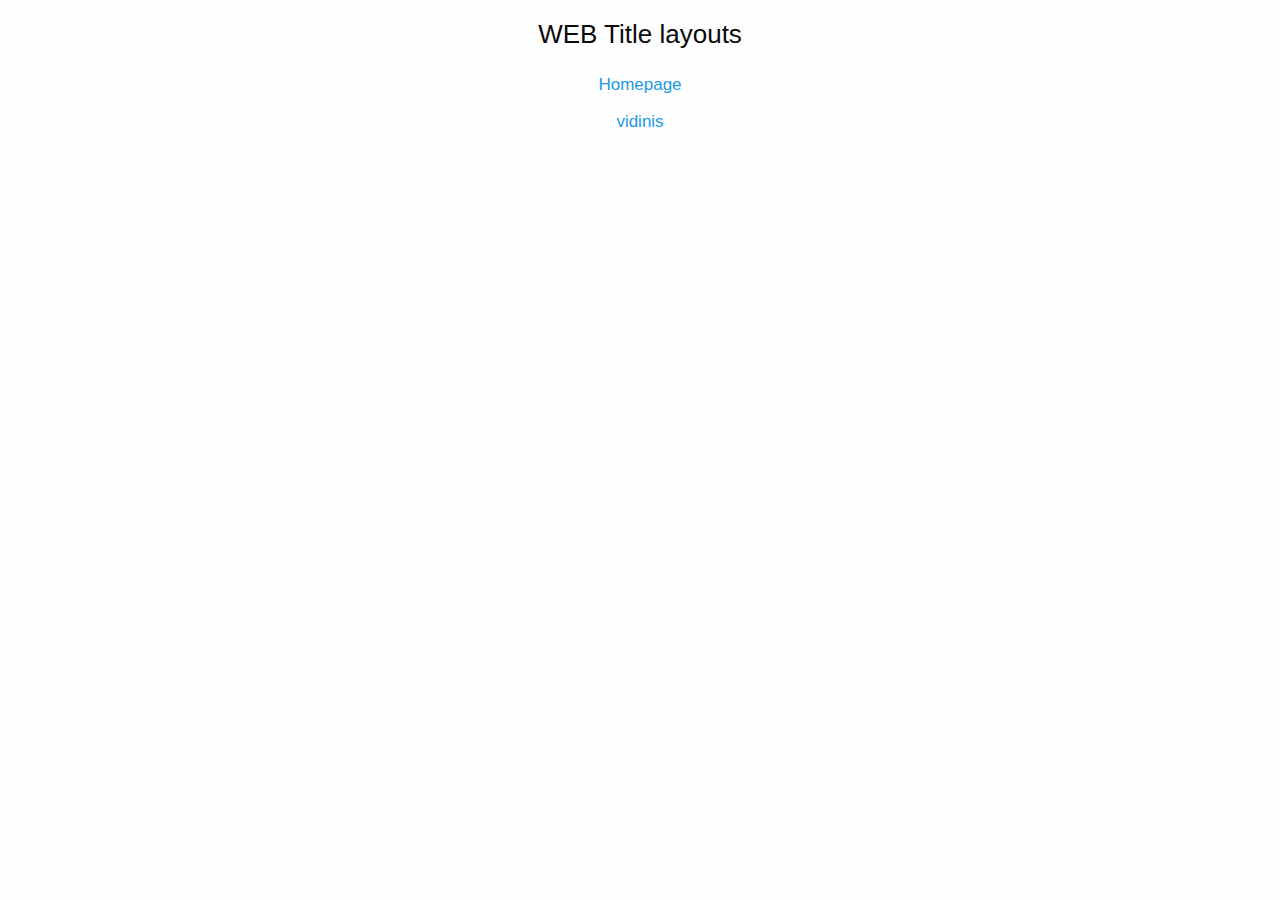
<file: index.html>
<!DOCTYPE html>
<html class="no-js" lang="en">
    <head>
        <meta charset="utf-8" />
        <meta http-equiv="x-ua-compatible" content="ie=edge">
        <meta name="viewport" content="width=device-width, initial-scale=1.0" />
        <title>Title</title>
        <link rel="stylesheet" href="css/foundation.min.css" />
        <link rel="stylesheet" href="css/jquery.fancybox.css" />
        <link rel="stylesheet" href="css/style.css" />
        <link rel="shortcut icon" href="favicon.ico">
        <link href='https://fonts.googleapis.com/css?family=Open+Sans:400,300,600,700&subset=latin,latin-ext' rel='stylesheet' type='text/css'>
    </head>
    <body>


        <div class="row">
            <div class="small-12 columns layouts-title text-center">
                WEB Title layouts
            </div>
            <div class="small-12 columns layouts text-center">
                <ul>
                    <li><a href="https://raikkonen49.github.io/Mariox/home.html">Homepage</a></li>
                    <li><a href="https://raikkonen49.github.io/Mariox/vidinis.html">vidinis</a></li>
                </ul>
            </div>
        </div>


        <!-- <a class="fancybox" rel="fancyboxgroup" href="img/img.png"><img src="img/img.png"></a> -->

        <script src="js/vendor/jquery.min.js"></script>
        <script src="js/vendor/what-input.min.js"></script>
        <script src="js/foundation.min.js"></script>
        <script src="js/jquery.fancybox.pack.js"></script>
        <script src="js/main.js"></script>
    </body>
</html>
</file>
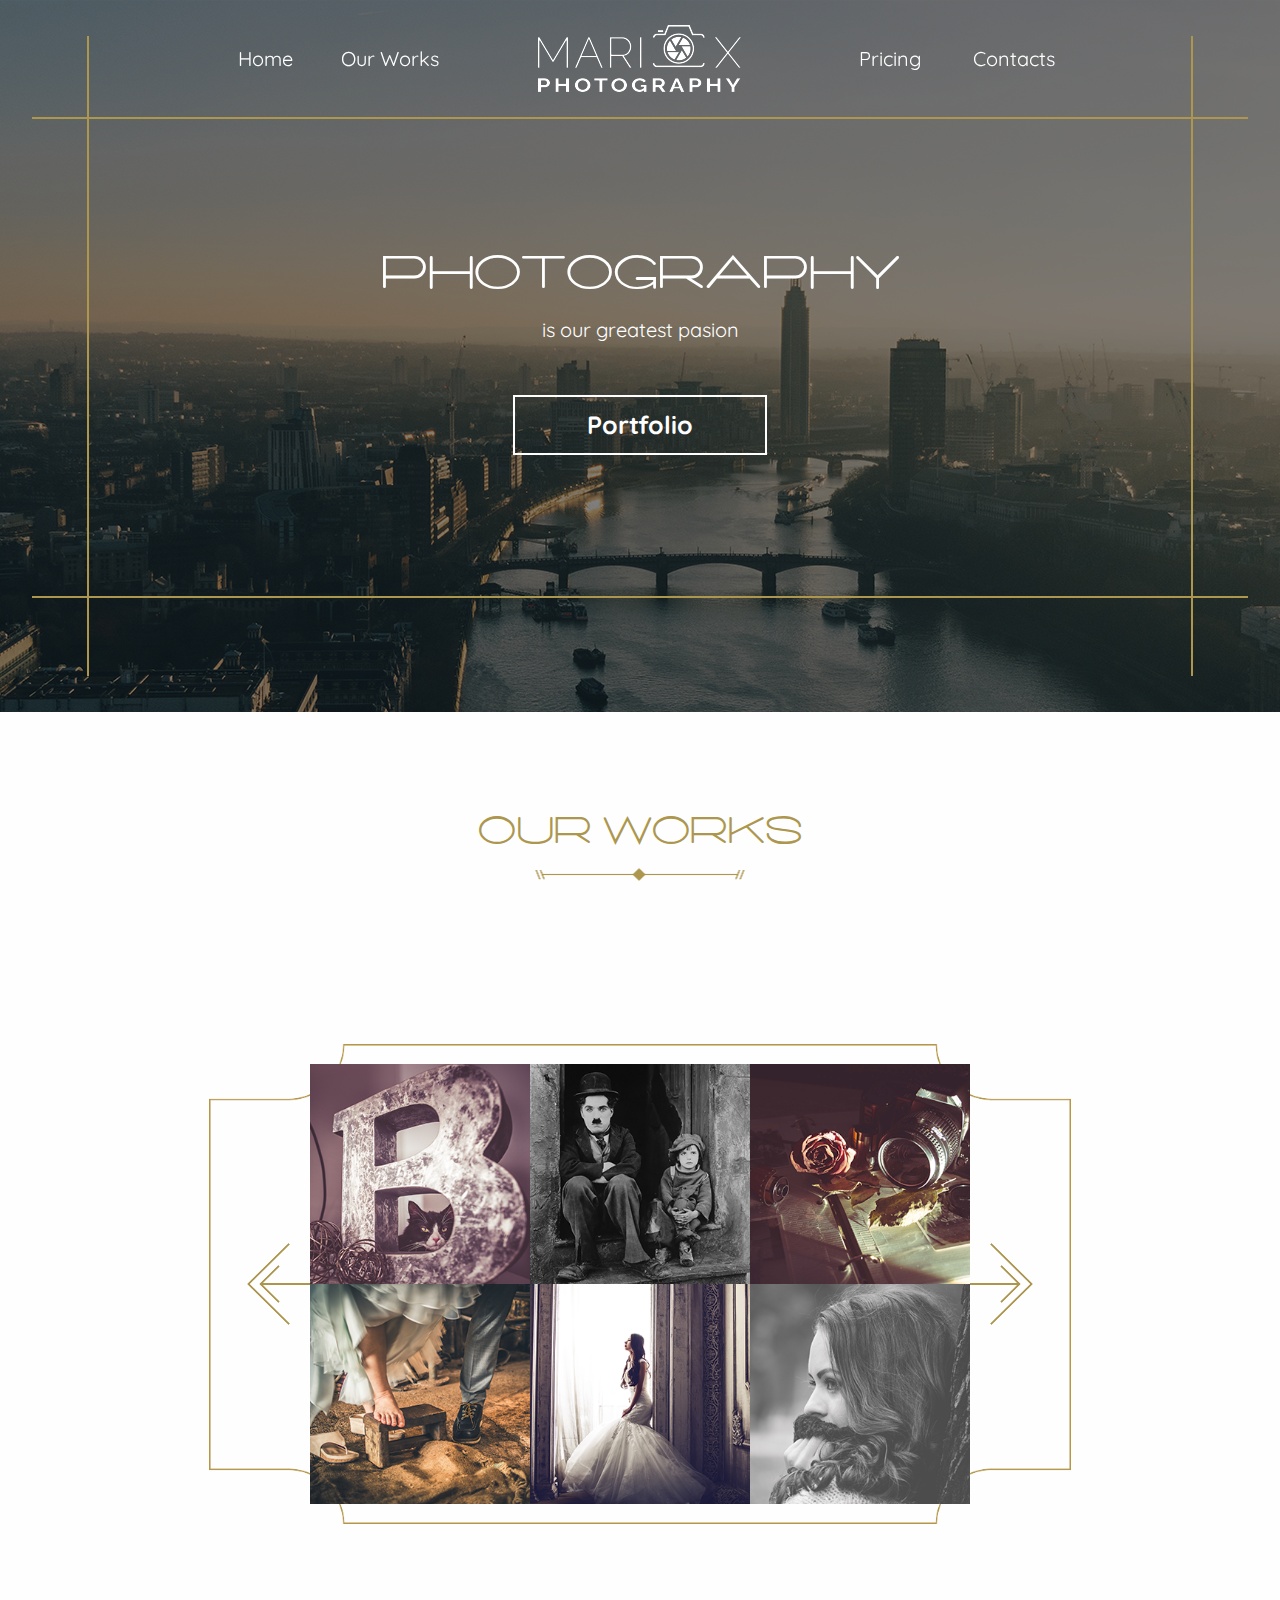
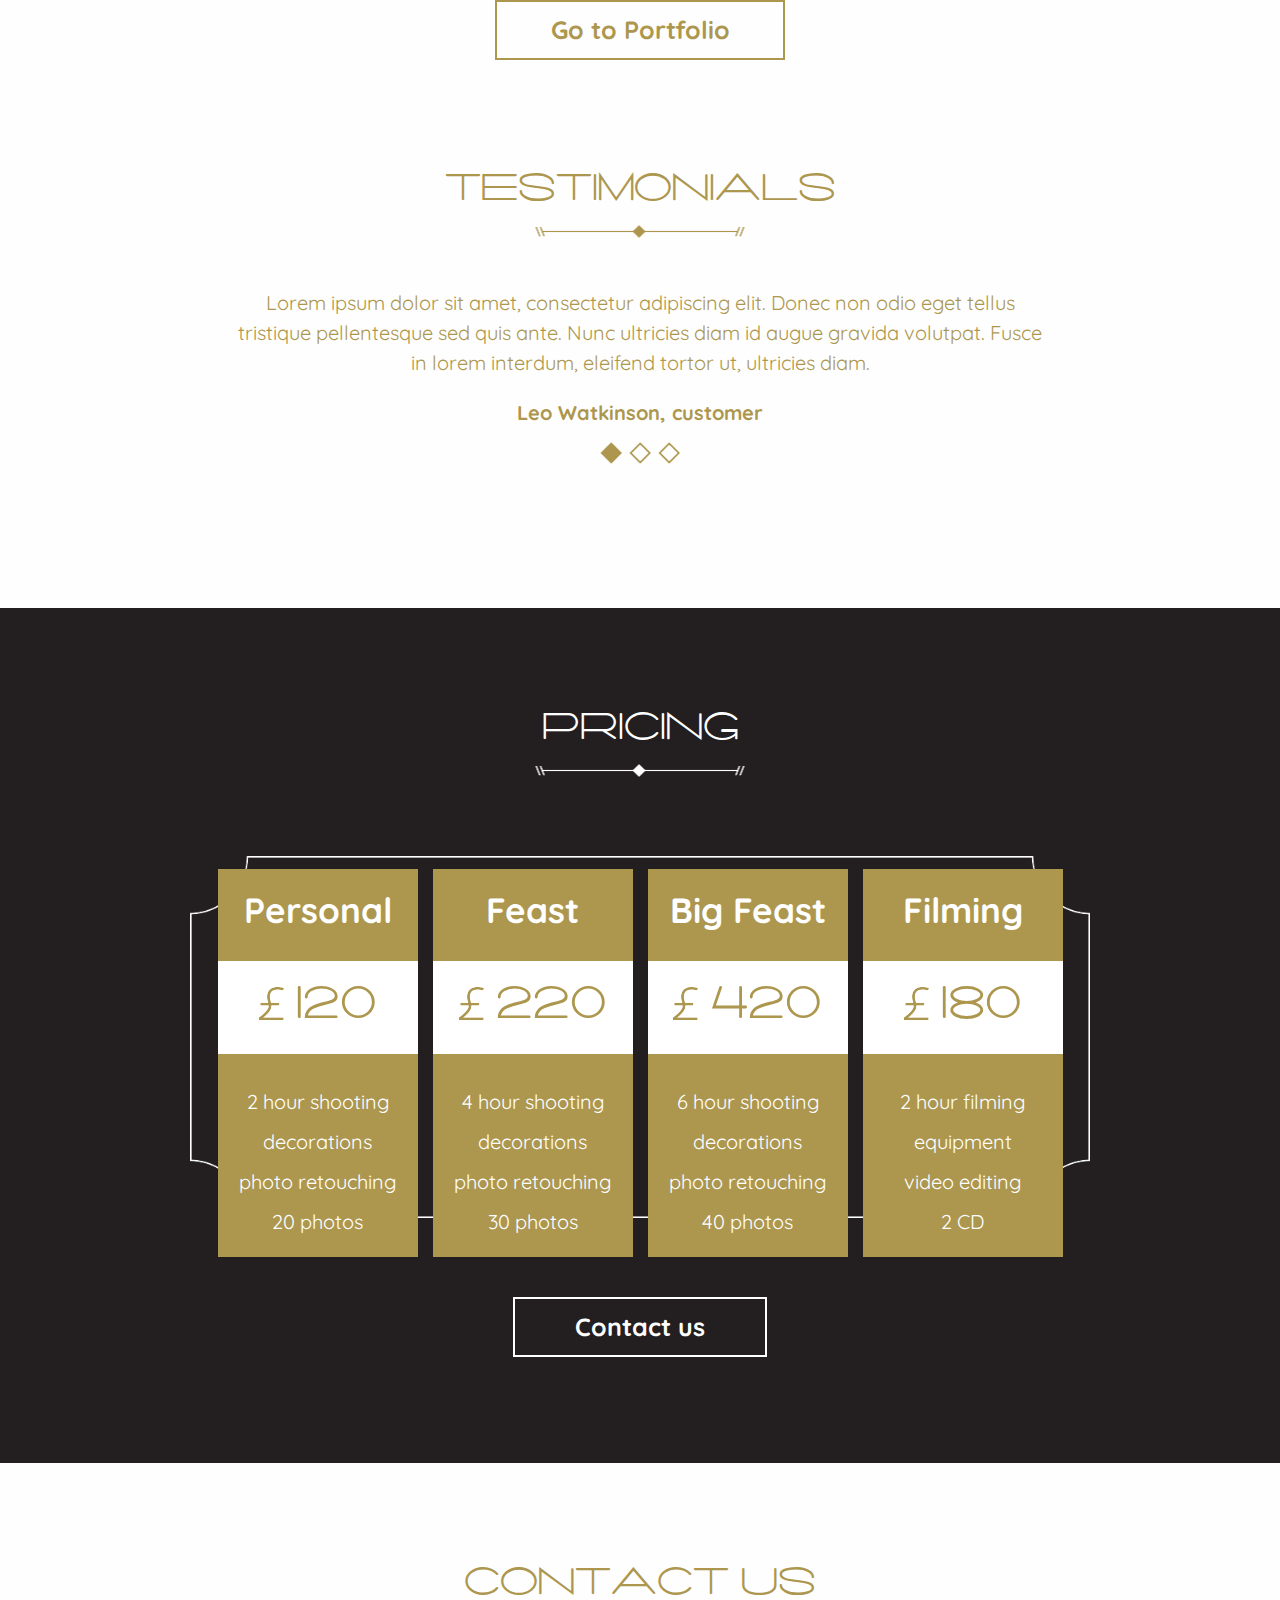
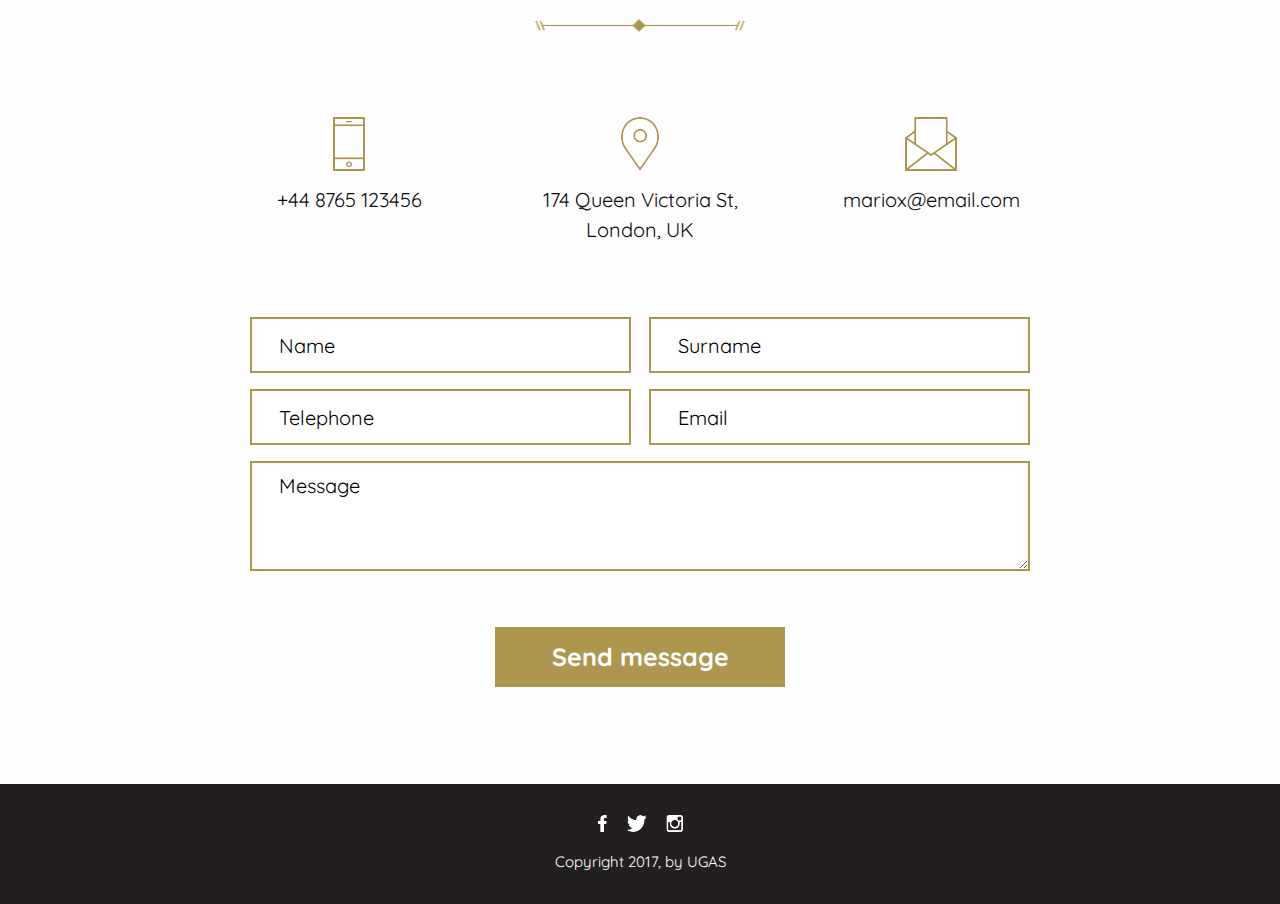
<file: home.html>
<!DOCTYPE html>
<html class="no-js" lang="en">

<head>
    <meta charset="utf-8" />
    <meta http-equiv="x-ua-compatible" content="ie=edge">
    <meta name="viewport" content="width=device-width, initial-scale=1.0" />
    <title>Title</title>
    <link rel="stylesheet" href="css/foundation.min.css" />
    <link rel="stylesheet" href="css/motion-ui.min.css" />
    <link rel="stylesheet" href="css/jquery.fancybox.css" />
    <link rel="stylesheet" href="css/style.css" />
    <link rel="shortcut icon" href="favicon.ico"/>
    <link href="https://fonts.googleapis.com/css?family=Quicksand:300,400,500,700&amp;subset=latin-ext" rel="stylesheet">
</head>

<body>
    <div class="header">
        <div class="row">
            <div class="mb-nav">
                <a href="#" class="logo-default"><img src="img/logo.png"></a>
                <a href="#" class="logo-gold"><img src="img/logo-gold.png"></a>
                <div class="small-12 columns mb-nav-link text-center nopad">
                    <ul>
                        <li><a href="#">Home</a></li>
                        <li><a href="#">Our Works</a></li>
                        <li><a href="#">Pricing</a></li>
                        <li><a href="#">Contacts</a></li>
                    </ul>
                </div>
                <div class="hamburger hamburger--collapse">
                    <div class="hamburger-box">
                        <div class="hamburger-inner"></div>
                    </div>
                </div>
            </div>
            <div class="small-4 columns nopad text-right left-nav nav">
                <ul>
                    <li><a href="#">Home</a></li>
                    <li><a href="#">Our Works</a></li>
                </ul>
            </div>
            <div class="small-4 columns nopad text-center nav">
                <a href="#" class="logo-default"><img src="img/logo.png"></a>
                <a href="#" class="logo-gold"><img src="img/logo-gold.png"></a>
            </div>
            <div class="small-4 columns nopad text-left right-nav nav">
                <ul>
                    <li><a href="#">Pricing</a></li>
                    <li><a href="#">Contacts</a></li>
                </ul>
            </div>
        </div>
    </div>
    <div class="intro" style="background:url(img/header.png) no-repeat center center">
        <div class="intro-border">
            <div class="row">
                <div class="small-12 columns animation-element intro-block">
                    <div class="small-12 columns text-center intro-title">
                        photography
                    </div>
                    <div class="small-12 columns text-center title-text">
                        is our greatest pasion
                    </div>
                    <div class="small-12 columns text-center">
                        <a href="#" class="btn-white">Portfolio</a>
                    </div>
                </div>
            </div>
        </div>
    </div>
    <div class="section section-gallery">
        <div class="row">
            <div class="small-12 columns text-center nopad animation-element section-title">
                    our works
            </div>
            <div class="small-12 columns nopad text-center animation-element gallery-links">
                <ul>
                    <li><a href="#">All</a></li>
                    <li><a href="#">Wedding</a></li>
                    <li><a href="#">Birthday</a></li>
                    <li><a href="#">Christening</a></li>
                    <li><a href="#">Portrait</a></li>
                    <li><a href="#">Landscape</a></li>
                    <li><a href="#">Video</a></li>
                </ul>
            </div>
        </div>
        <div class="row row-md">
            <div class="small-12 columns nopad animation-element slider-block">
                <div class="orbit orbit-foto" role="region" aria-label="Favorite Space Pictures" data-orbit data-auto-play="false">
                    <ul class="orbit-container foto-cont">
                        <li class="orbit-slide foto-orbit-slide">
                            <ul>
                                <li><a class="fancybox" rel="group" href="img/1.png" style="background:url(img/1.png) no-repeat center center"></a></li>
                                <li><a class="fancybox" rel="group" href="img/2.png" style="background:url(img/2.png) no-repeat center center"></a></li>
                                <li><a class="fancybox" rel="group" href="img/3.png" style="background:url(img/3.png) no-repeat center center"></a></li>
                                <li><a class="fancybox" rel="group" href="img/4.png" style="background:url(img/4.png) no-repeat center center"></a></li>
                                <li><a class="fancybox" rel="group" href="img/5.png" style="background:url(img/5.png) no-repeat center center"></a></li>
                                <li><a class="fancybox" rel="group" href="img/6.png" style="background:url(img/6.png) no-repeat center center"></a></li>
                            </ul>
                            <div class="clear"></div>
                        </li>
                        <li class="orbit-slide foto-orbit-slide">
                            <ul>
                                <li><a class="fancybox" rel="group" href="img/3.png" style="background:url(img/3.png) no-repeat center center"></a></li>
                                <li><a class="fancybox" rel="group" href="img/6.png" style="background:url(img/6.png) no-repeat center center"></a></li>
                                <li><a class="fancybox" rel="group" href="img/1.png" style="background:url(img/1.png) no-repeat center center"></a></li>
                                <li><a class="fancybox" rel="group" href="img/5.png" style="background:url(img/5.png) no-repeat center center"></a></li>
                                <li><a class="fancybox" rel="group" href="img/4.png" style="background:url(img/4.png) no-repeat center center"></a></li>
                                <li><a class="fancybox" rel="group" href="img/2.png" style="background:url(img/2.png) no-repeat center center"></a></li>
                            </ul>
                            <div class="clear"></div>
                        </li>
                    </ul>
                    <button class="orbit-previous foto-orbit-previous"><img src="img/left-arrow.png"></button>
                    <button class="orbit-next foto-orbit-next"><img src="img/right-arrow.png"></button>
                </div>
            </div>
            <div class="small-12 columns text-center">
                <a href="#" class="animation-element gold-btn">Go to Portfolio</a>
            </div>
        </div>
        <div class="row">
            <div class="section-test text-center nopad animation-element section-title">
                testimonials
            </div>
            <div class="small-12 columns animation-element text-slider-block">
                <div class="orbit orbit-text" role="region" aria-label="Favorite Space Pictures" data-orbit data-auto-play="false" data-options="animInFromLeft:fade-in; animInFromRight:fade-in; animOutToLeft:fade-out; animOutToRight:fade-out;">
                    <ul class="orbit-container text-cont">
                        <li class="orbit-slide text-orbit-slide">
                            <div class="slogan text-center">
                                Lorem ipsum dolor sit amet, consectetur adipiscing elit. Donec non odio eget tellus tristique pellentesque sed quis ante. Nunc ultricies diam id augue gravida volutpat. Fusce in lorem interdum, eleifend tortor ut, ultricies diam.
                                <span>Leo Watkinson, customer</span>
                            </div>
                        </li>
                        <li class="orbit-slide text-orbit-slide">
                            <div class="slogan text-center">
                                Lorem ipsum dolor sit amet, consectetur adipiscing elit. Donec non odio eget tellus tristique pellentesque sed quis ante. Nunc ultricies diam id augue gravida volutpat. Fusce in lorem interdum, eleifend tortor ut, ultricies diam.
                                <span>Leo Watkinson, customer</span>
                            </div>
                        </li>
                        <li class="orbit-slide text-orbit-slide">
                            <div class="slogan text-center">
                                Lorem ipsum dolor sit amet, consectetur adipiscing elit. Donec non odio eget tellus tristique pellentesque sed quis ante. Nunc ultricies diam id augue gravida volutpat. Fusce in lorem interdum, eleifend tortor ut, ultricies diam.
                                <span>Leo Watkinson, customer</span>
                            </div>
                        </li>
                    </ul>
                    <nav class="orbit-bullets">
                      <button class="is-active" data-slide="0"><span class="show-for-sr">First slide details.</span><span class="show-for-sr">Current Slide</span></button>
                      <button data-slide="1"><span class="show-for-sr">Second slide details.</span></button>
                      <button data-slide="2"><span class="show-for-sr">Third slide details.</span></button>
                    </nav>
                </div>
            </div>
        </div>
    </div>
    <div class="section section-price">
        <div class="row row-lg">
            <div class="small-12 columns text-center section-price-title animation-element section-title">
                pricing
            </div>
            <div class="small-12 columns text-center animation-element price-block">
                <ul>
                    <li style="background:url(img/price-foto.png) no-repeat center center">
                        <h2>Personal</h2>
                        <span><img src="img/pound.png">120</span>
                        <ul>
                            <li>2 hour shooting</li>
                            <li>decorations</li>
                            <li>photo retouching</li>
                            <li>20 photos</li>
                        </ul>
                    </li>
                    <li style="background:url(img/price-foto.png) no-repeat center center">
                        <h2>Feast</h2>
                        <span><img src="img/pound.png">220</span>
                        <ul>
                            <li>4 hour shooting</li>
                            <li>decorations</li>
                            <li>photo retouching</li>
                            <li>30 photos</li>
                        </ul>
                    </li>
                    <li style="background:url(img/price-foto.png) no-repeat center center">
                        <h2>Big Feast</h2>
                        <span><img src="img/pound.png">420</span>
                        <ul>
                            <li>6 hour shooting</li>
                            <li>decorations</li>
                            <li>photo retouching</li>
                            <li>40 photos</li>
                        </ul>
                    </li>
                    <li style="background:url(img/price-foto.png) no-repeat center center">
                        <h2>Filming</h2>
                        <span><img src="img/pound.png">180</span>
                        <ul>
                            <li>2 hour filming</li>
                            <li>equipment</li>
                            <li>video editing</li>
                            <li>2 CD</li>
                        </ul>
                    </li>
                </ul>
            </div>
            <div class="small-12 columns text-center">
                <a href="#" class="animation-element btn-white">Contact us</a>
            </div>
        </div>
    </div>
    <div class="section">
        <div class="row row-sm">
            <div class="small-12 columns text-center animation-element section-title">
                contact us
            </div>
            <div class="small-12 columns animation-element contacts text-center">
                <ul>
                    <li>
                        <img src="img/tel.png">
                        +44 8765 123456
                    </li>
                    <li>
                        <img src="img/pin.png">
                        174 Queen Victoria St,
                        <br>London, UK
                    </li>
                    <li>
                        <img src="img/mail.png">
                        mariox@email.com
                    </li>
                </ul>
            </div>
            <div class="small-12 columns animation-element form-block">
                <div class="small-12 medium-6 large-6 columns nopadleft form input-left">
                    <input type="text" placeholder="Name">
                </div>
                <div class="small-12 medium-6 large-6 columns nopadright form input-right">
                    <input type="text" placeholder="Surname">
                </div>
                <div class="small-12 medium-6 large-6 columns nopadleft form input-left">
                    <input type="text" placeholder="Telephone">
                </div>
                <div class="small-12 medium-6 large-6 columns nopadright form input-right">
                    <input type="text" placeholder="Email">
                </div>
                <div class="small-12 columns nopad form">
                    <textarea name="name" rows="3" cols="80" placeholder="Message"></textarea>
                </div>
            </div>
            <div class="small-12 columns text-center">
                <button type="submit" class="animation-element gold-btn gold-btn-full">Send message</button>
            </div>
        </div>
    </div>
    <div class="footer-bg">
        <div class="row">
            <div class="small-12 columns text-center social">
                <ul>
                    <li><a href="#" class="sprite facebook"></a></li>
                    <li><a href="#" class="sprite twitter"></a></li>
                    <li><a href="#" class="sprite instagram"></a></li>
                </ul>
            </div>
            <div class="small-12 columns text-center cpr">
                Copyright 2017, by UGAS
            </div>
        </div>
    </div>



    <!-- <a class="fancybox" rel="fancyboxgroup" href="img/img.png"><img src="img/img.png"></a> -->

    <script src="js/vendor/jquery.min.js"></script>
    <script src="js/vendor/what-input.min.js"></script>
    <script src="js/foundation.min.js"></script>
    <script src="js/motion-ui.min.js"></script>
    <script src="js/jquery.fancybox.pack.js"></script>
    <script src="js/main.js"></script>
</body>

</html>
</file>
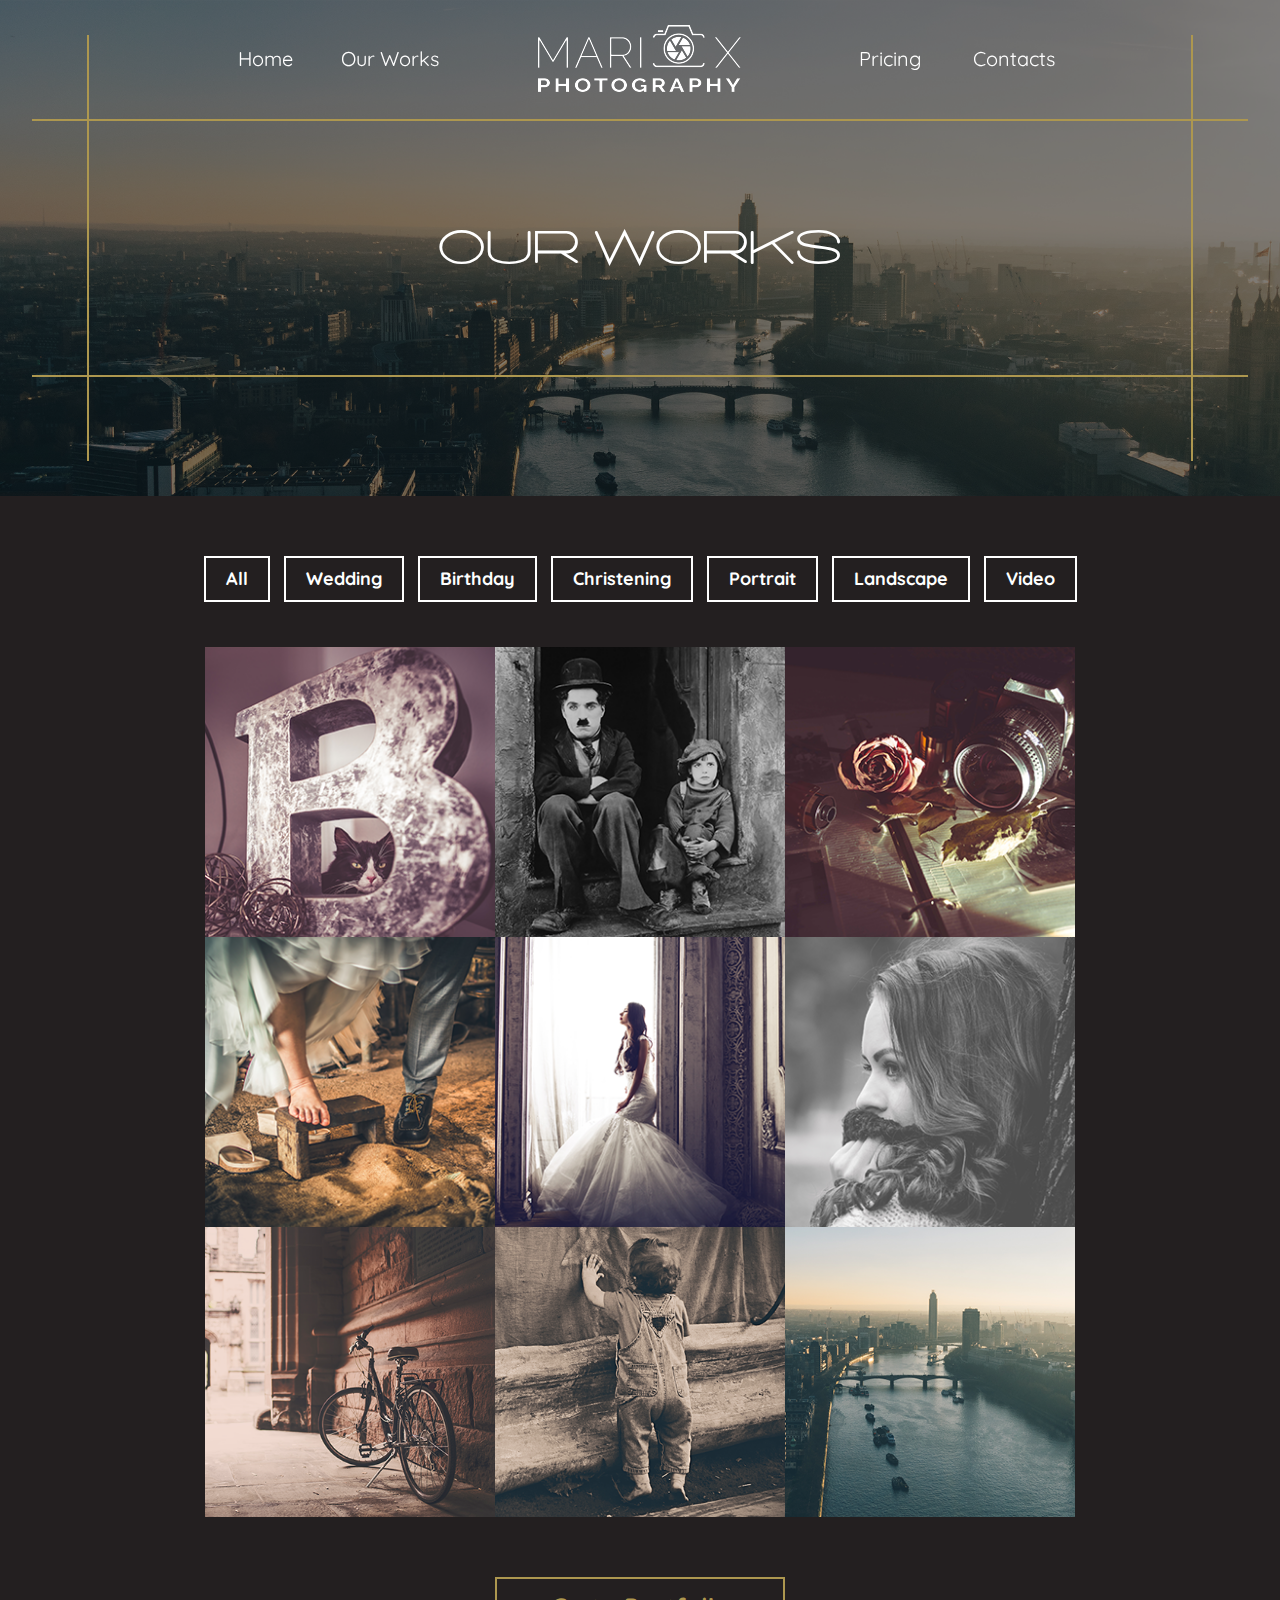
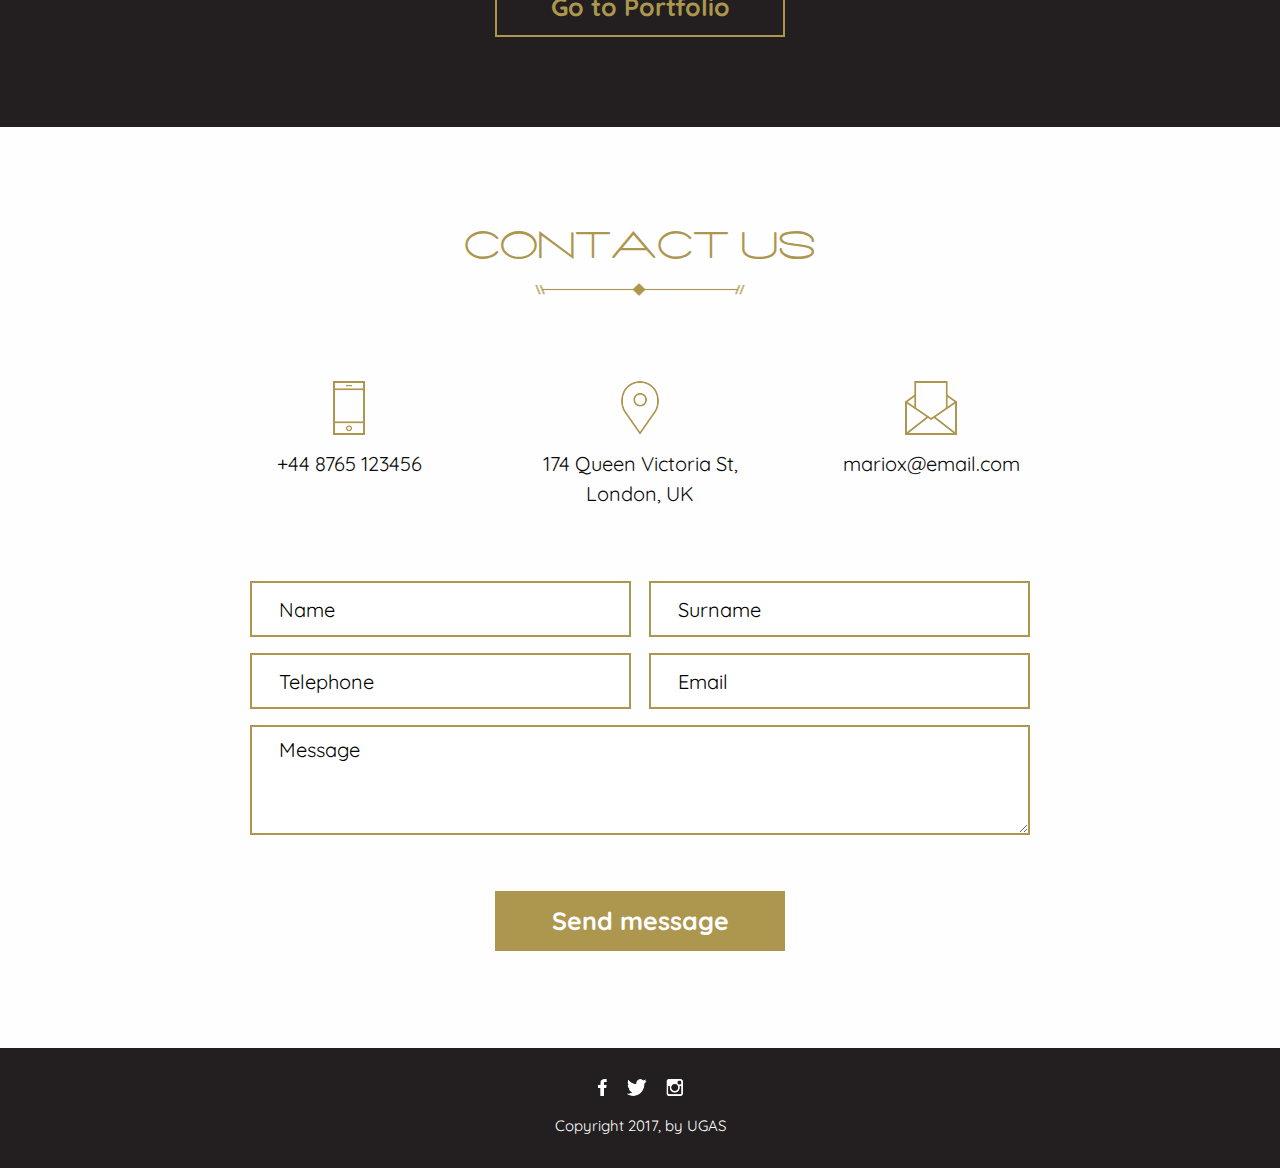
<file: vidinis.html>
<!DOCTYPE html>
<html class="no-js" lang="en">

<head>
    <meta charset="utf-8" />
    <meta http-equiv="x-ua-compatible" content="ie=edge">
    <meta name="viewport" content="width=device-width, initial-scale=1.0" />
    <title>Vidinis</title>
    <link rel="stylesheet" href="css/foundation.min.css" />
    <link rel="stylesheet" href="css/motion-ui.min.css" />
    <link rel="stylesheet" href="css/jquery.fancybox.css" />
    <link rel="stylesheet" href="css/style.css" />
    <link rel="shortcut icon" href="favicon.ico"/>
    <link href="https://fonts.googleapis.com/css?family=Quicksand:300,400,500,700&amp;subset=latin-ext" rel="stylesheet">
</head>

<body>
    <div class="header">
        <div class="row">
            <div class="mb-nav">
                <a href="#" class="logo-default"><img src="img/logo.png"></a>
                <a href="#" class="logo-gold"><img src="img/logo-gold.png"></a>
                <div class="small-12 columns mb-nav-link text-center nopad">
                    <ul>
                        <li><a href="#">Home</a></li>
                        <li><a href="#">Our Works</a></li>
                        <li><a href="#">Pricing</a></li>
                        <li><a href="#">Contacts</a></li>
                    </ul>
                </div>
                <div class="hamburger hamburger--collapse">
                    <div class="hamburger-box">
                        <div class="hamburger-inner"></div>
                    </div>
                </div>
            </div>
            <div class="small-4 columns nopad text-right left-nav nav">
                <ul>
                    <li><a href="#">Home</a></li>
                    <li><a href="#">Our Works</a></li>
                </ul>
            </div>
            <div class="small-4 columns nopad text-center nav">
                <a href="#" class="logo-default"><img src="img/logo.png"></a>
                <a href="#" class="logo-gold"><img src="img/logo-gold.png"></a>
            </div>
            <div class="small-4 columns nopad text-left right-nav nav">
                <ul>
                    <li><a href="#">Pricing</a></li>
                    <li><a href="#">Contacts</a></li>
                </ul>
            </div>
        </div>
    </div>
    <div class="intro works" style="background:url(img/header.png) no-repeat center center">
        <div class="intro-border works-border">
            <div class="row">
                <div class="small-12 columns works-block animation-element intro-block">
                    <div class="small-12 columns text-center intro-title">
                        our works
                    </div>
                </div>
            </div>
        </div>
    </div>
    <div class="works-bg">
        <div class="row">
            <div class="small-12 columns nopad text-center works-links animation-element gallery-links">
                <ul>
                    <li><a href="#">All</a></li>
                    <li><a href="#">Wedding</a></li>
                    <li><a href="#">Birthday</a></li>
                    <li><a href="#">Christening</a></li>
                    <li><a href="#">Portrait</a></li>
                    <li><a href="#">Landscape</a></li>
                    <li><a href="#">Video</a></li>
                </ul>
            </div>
        </div>
        <div class="row row-lt">
            <div class="small-12 columns animation-element works-album">
                <ul>
                    <li><a class="fancybox" rel="group" href="img/1.png" style="background:url(img/1.png) no-repeat center center"></a></li>
                    <li><a class="fancybox" rel="group" href="img/2.png" style="background:url(img/2.png) no-repeat center center"></a></li>
                    <li><a class="fancybox" rel="group" href="img/3.png" style="background:url(img/3.png) no-repeat center center"></a></li>
                    <li><a class="fancybox" rel="group" href="img/4.png" style="background:url(img/4.png) no-repeat center center"></a></li>
                    <li><a class="fancybox" rel="group" href="img/5.png" style="background:url(img/5.png) no-repeat center center"></a></li>
                    <li><a class="fancybox" rel="group" href="img/6.png" style="background:url(img/6.png) no-repeat center center"></a></li>
                    <li><a class="fancybox" rel="group" href="img/7.png" style="background:url(img/7.png) no-repeat center center"></a></li>
                    <li><a class="fancybox" rel="group" href="img/8.png" style="background:url(img/8.png) no-repeat center center"></a></li>
                    <li><a class="fancybox" rel="group" href="img/9.png" style="background:url(img/9.png) no-repeat center center"></a></li>
                </ul>
            </div>
            <div class="small-12 columns text-center">
                <a href="#" class="works-gold-btn animation-element gold-btn">Go to Portfolio</a>
            </div>
        </div>
    </div>
    <div class="section">
        <div class="row row-sm">
            <div class="small-12 columns text-center animation-element section-title">
                contact us
            </div>
            <div class="small-12 columns text-center animation-element contacts">
                <ul>
                    <li>
                        <img src="img/tel.png">
                        +44 8765 123456
                    </li>
                    <li>
                        <img src="img/pin.png">
                        174 Queen Victoria St,
                        <br>London, UK
                    </li>
                    <li>
                        <img src="img/mail.png">
                        mariox@email.com
                    </li>
                </ul>
            </div>
            <div class="small-12 columns animation-element form-block">
                <div class="small-12 medium-6 large-6 columns nopadleft form input-left">
                    <input type="text" placeholder="Name">
                </div>
                <div class="small-12 medium-6 large-6 columns nopadright form input-right">
                    <input type="text" placeholder="Surname">
                </div>
                <div class="small-12 medium-6 large-6 columns nopadleft form input-left">
                    <input type="text" placeholder="Telephone">
                </div>
                <div class="small-12 medium-6 large-6 columns nopadright form input-right">
                    <input type="text" placeholder="Email">
                </div>
                <div class="small-12 columns nopad form">
                    <textarea name="name" rows="3" cols="80" placeholder="Message"></textarea>
                </div>
            </div>
            <div class="small-12 columns text-center">
                <button type="submit" class="gold-btn-full animation-element gold-btn">Send message</button>
            </div>
        </div>
    </div>
    <div class="footer-bg">
        <div class="row">
            <div class="small-12 columns text-center social">
                <ul>
                    <li><a href="#" class="sprite facebook"></a></li>
                    <li><a href="#" class="sprite twitter"></a></li>
                    <li><a href="#" class="sprite instagram"></a></li>
                </ul>
            </div>
            <div class="small-12 columns text-center cpr">
                Copyright 2017, by UGAS
            </div>
        </div>
    </div>



    <!-- <a class="fancybox" rel="fancyboxgroup" href="img/img.png"><img src="img/img.png"></a> -->

    <script src="js/vendor/jquery.min.js"></script>
    <script src="js/vendor/what-input.min.js"></script>
    <script src="js/foundation.min.js"></script>
    <script src="js/motion-ui.min.js"></script>
    <script src="js/jquery.fancybox.pack.js"></script>
    <script src="js/main.js"></script>
</body>

</html>
</file>
<file: css/style.css>
/*
Theme Name: Pavadinimas
Theme URI: http://pavadinimas.lt
Author: Ugnius J.
Author URI: http://ugas.lt
Description: Pavadinimas desc.
Version: 1.0

*/

@font-face {
    font-family: "SALARYMA";
    src: url("../font/SALARYMA.ttf");
}

/* Reset */

html, body, div, span, applet, object, iframe,
h1, h2, h3, h4, h5, h6, p, blockquote, pre,
a, abbr, acronym, address, big, cite, code,
del, dfn, em, img, ins, kbd, q, s, samp,
small, strike, strong, sub, sup, tt, var,
b, u, i, center,
dl, dt, dd, ol, ul, li,
fieldset, form, label, legend,
table, caption, tbody, tfoot, thead, tr, th, td,
article, aside, canvas, details, embed,
figure, figcaption, footer, header, hgroup,
menu, nav, output, ruby, section, summary,
time, mark, audio, video {
	margin: 0;
	padding: 0;
	border: 0;
	font-size: 100%;
	font: inherit;
}
/* HTML5 display-role reset for older browsers */
article, aside, details, figcaption, figure,
footer, header, hgroup, menu, nav, section {
	display: block;
}
body {
	line-height: 1.5;
	font-family: 'Quicksand', sans-serif;
}
ol, ul {
	list-style: none;
}
blockquote, q {
	quotes: none;
}
blockquote:before, blockquote:after,
q:before, q:after {
	content: '';
	content: none;
}
table {
	border-collapse: collapse;
	border-spacing: 0;
}

.layouts-title {
	font-size: 26px;
	margin:15px 0px;
}

.layouts ul li {
	margin-bottom:5px;
}

.layouts ul li a {
	font-size: 17px;
	display: inline-block;
	padding:3px 10px;
}

.layouts ul li a:hover {
	background:#000;
	color:#fff;
}

/* -- END RESET -- */

.row {
    max-width: 1178px;
}

/* -- main styles -- */

.nopad {
	padding:0px;
}

.nopadleft {
	padding-left:0px;
}

.nopadright {
	padding-right:0px;
}

strong {
	font-weight: bold;
}

i {
	font-style: italic;
}

em {
	font-style: italic;
}

.clear {
	clear:both;
}

.left {
	float:left;
	margin-right:15px;
	margin-bottom:15px;
}

.right {
	float:right;
	margin-left:15px;
	margin-bottom:15px;
}

.invi {
	visibility: hidden;
	opacity: 0;
}

/* fancybox */

.fancybox-close {
    position: absolute;
    top: -35px;
	right: -35px;
    background:url(../img/fancy-close.png) no-repeat center center;
    background-size:cover;
    width:24px;
    height: 24px;
}

.fancybox-close:hover {
	opacity: 0.8;
}

.fancybox-prev {
    left: -60px;
}

.fancybox-prev span {
	background:url(../img/fancy-prev.png) no-repeat center center;
    width: 90px;
    height: 82px;
    left: -82px;
}

.fancybox-next {
	right:-60px;
}

.fancybox-next span {
	background:url(../img/fancy-next.png) no-repeat center center;
    width: 90px;
    height: 82px;
    right: -82px;
}

.mb-nav {
    height: 65px;
    position: relative;
    display: none;
}

.mb-nav img {
    max-width: 100px;
    display: inline-block;
}

.mb-nav >a {
    padding-left: 40px;
}

.hamburger {
    padding: 15px 15px;
    display: inline-block;
    cursor: pointer;
    transition-property: opacity, filter;
    transition-duration: 0.15s;
    transition-timing-function: linear;
    font: inherit;
    color: inherit;
    text-transform: none;
    background-color: transparent;
    border: 0;
    margin: 0;
    overflow: visible;
}

.hamburger:hover {
    opacity: 0.7;
}

.hamburger-box {
    width: 40px;
    height: 24px;
    display: inline-block;
    position: relative;
}

.hamburger-inner {
    display: block;
    top: 50%;
    margin-top: -2px;
}

.hamburger-inner, .hamburger-inner::before, .hamburger-inner::after {
    width: 40px;
    height: 4px;
    background-color: #000;
    border-radius: 4px;
    position: absolute;
    transition-property: transform;
    transition-duration: 0.15s;
    transition-timing-function: ease;
}

.hamburger-inner::before, .hamburger-inner::after {
    content: "";
    display: block;
}

.hamburger-inner::before {
    top: -10px;
}

.hamburger-inner::after {
    bottom: -10px;
}

.hamburger--collapse .hamburger-inner {
    top: auto;
    bottom: 0;
    transition-duration: 0.13s;
    transition-delay: 0.13s;
    transition-timing-function: cubic-bezier(0.55, 0.055, 0.675, 0.19);
}

.hamburger--collapse .hamburger-inner::after {
    top: -20px;
    transition: top 0.2s 0.2s cubic-bezier(0.33333, 0.66667, 0.66667, 1), opacity 0.1s linear;
}

.hamburger--collapse .hamburger-inner::before {
    transition: top 0.12s 0.2s cubic-bezier(0.33333, 0.66667, 0.66667, 1), transform 0.13s cubic-bezier(0.55, 0.055, 0.675, 0.19);
}

.hamburger--collapse.is-active .hamburger-inner {
    transform: translate3d(0, -10px, 0) rotate(-45deg);
    transition-delay: 0.22s;
    transition-timing-function: cubic-bezier(0.215, 0.61, 0.355, 1);
}

.hamburger--collapse.is-active .hamburger-inner::after {
    top: 0;
    opacity: 0;
    transition: top 0.2s cubic-bezier(0.33333, 0, 0.66667, 0.33333), opacity 0.1s 0.22s linear;
}

.hamburger--collapse.is-active .hamburger-inner::before {
    top: 0;
    transform: rotate(-90deg);
    transition: top 0.1s 0.16s cubic-bezier(0.33333, 0, 0.66667, 0.33333), transform 0.13s 0.25s cubic-bezier(0.215, 0.61, 0.355, 1);
}

.hamburger {
    float: right;
    padding: 0;
    padding-top: 9px;
    padding-right: 30px;
    display: inline-block;
}

.hamburger-inner, .hamburger-inner::before, .hamburger-inner::after {
    background-color: #ffffff;
}

.mb-nav-link {
    position: absolute;
    top: 65%;
    visibility: hidden;
    opacity: 0;
    transition:  0.2s;
    -moz-transition: 0.2s;
    -webkit-transition: 0.2s;
    -o-transition: 0.2s;
    transform: translateY(-1em);
    background-color: #ffffff;
    padding-top: 10px;
}

.mb-nav-link.close {
    visibility: visible;
    opacity: 1;
    transform: translateY(0%);
}

.mb-nav-link ul li {
    margin-bottom: 20px;
}

.mb-nav-link ul li a {
    font-size: 16px;
    color: #ad974f;
    line-height: 20px;
    padding-top: 5px;
    padding-bottom: 5px;
}

.header {
    height: 120px;
    padding-top: 25px;
    position: fixed;
    top: 0;
    left: 0;
    right: 0;
    z-index: 1000;
    background-color: transparent;
    transition: background-color 0.2s;
    -moz-transition: background-color 0.2s;
    -webkit-transition: background-color 0.2s;
    -o-transition: background-color 0.2s;
}

.header.sticky {
    background-color: #ffffff;
    -webkit-box-shadow: 0px 0px 2px 0px rgba(0,0,0,0.15);
    -moz-box-shadow: 0px 0px 2px 0px rgba(0,0,0,0.15);
    box-shadow: 0px 0px 2px 0px rgba(0,0,0,0.15);
}

.nav ul li  {
    display: inline-block;
    margin-right: 12px;
    min-width: 108px;
    text-align: center;
}

.nav ul li:last-child {
    margin-right: 0;
}

.nav ul li a {
    font-size: 20px;
    font-weight: 400;
    color: #ffffff;
    line-height: 67px;
    position: relative;
    display: inline-block;
}

.header.sticky .nav ul li a {
    color: #ad974f;
}

.nav ul li a::after {
    position: absolute;
    top: 70%;
    margin-top: 0px;
    content: "";
    display: block;
    width: 0px;
    height: 0.16667em;
    background: #ffffff none repeat scroll 0% 0%;
    transition: width 0.4s cubic-bezier(0.215, 0.61, 0.355, 1) 0s;
    margin: 0 auto;
    left: 0;
    right: 0;
}

.header.sticky .nav ul li a::after {
    background-color: #ad974f;
}

.nav ul li a:hover:after, .nav ul li.current_page_item a:after {
	width: 100%;
}

.nav ul li a:hover {
    font-weight: 700;
}

.nav img {
    max-width: 203px;
}

.logo-gold  {
    display: none;
}

.header.sticky .logo-gold {
    display: inline-block;
}

.header.sticky .logo-default {
    display: none;
}

.intro {
    max-width: 1920px;
    height: 712px;
    background-size: cover !important;
    position: relative;
}

.intro-border {
    position: relative;
    height: 100%;
    width: 100%;
}

.intro::after {
    position: absolute;
    content: '';
    left: 50%;
    right: 50%;
    bottom: 16%;
    height: 2px;
    background-color: #ad974f;
    transition: left 1s, right 1s;
    -moz-transition: left 1s, right 1s;
    -webkit-transition: left 1s, right 1s;
    -o-transition: left 1s, right 1s;
}

.intro.close::after {
    left: 2.5%;
    right: 2.5%;
}

.intro::before {
    position: absolute;
    content: '';
    left: 50%;
    right: 50%;
    top: 16.5%;
    height: 2px;
    background-color: #ad974f;
    transition: left 1s, right 1s;
    -moz-transition: left 1s, right 1s;
    -webkit-transition: left 1s, right 1s;
    -o-transition: left 1s, right 1s;
}

.intro.close::before {
    left: 2.5%;
    right: 2.5%;
}

.intro-border:before {
    position: absolute;
    content: '';
    left: 6.8%;
    bottom: 50%;
    top: 50%;
    width: 2px;
    background-color: #ad974f;
    transition: top 1s, bottom 1s;
    -moz-transition: top 1s, bottom 1s;
    -webkit-transition: top 1s, bottom 1s;
    -o-transition: top 1s, bottom 1s;
}

.intro-border.close:before {
    bottom: 5%;
    top: 5%;
}

.intro-border:after {
    position: absolute;
    content: '';
    right: 6.8%;
    bottom: 50%;
    top: 50%;
    width: 2px;
    background-color: #ad974f;
    transition: top 1s, bottom 1s;
    -moz-transition: top 1s, bottom 1s;
    -webkit-transition: top 1s, bottom 1s;
    -o-transition: top 1s, bottom 1s;
}

.intro-border.close:after {
    bottom: 5%;
    top: 5%;
}


.intro-block {
    margin-top: 240px;
}

.intro-block.in-view,  .intro-title.in-view{
    animation: fadeIn  1.5s;
    visibility: visible;
}

.intro-title {
    font-size: 50px;
    font-weight: 400;
    color: #ffffff;
    text-transform: uppercase;
    font-family: "SALARYMA";
}

.title-text {
    font-size: 20px;
    font-weight: 400;
    color: #ffffff;
    margin-bottom: 50px;
}

.btn-white, .btn-white:focus, .btn-white:active  {
    font-size: 25px;
    font-weight: 700;
    color: #ffffff;
    border: 2px #ffffff solid;
    min-width: 254px;
    min-height: 56px;
    line-height: 56px;
    display: inline-block;
    background-color: transparent;
    text-align: center;
}

.btn-white.in-view, .gold-btn.in-view {
    animation: slideInLeft 1.5s;
    visibility: visible;
}

.btn-white:hover {
    background-color: #ffffff;
    color: #231f20;
    transition: background-color 0.2s, color 0.2s;
    -moz-transition: background-color 0.2s, color 0.2s;
    -webkit-transition: background-color 0.2s, color 0.2s;
    -o-transition: background-color 0.2s, color 0.2s;
}

.section {
    padding: 97px 0
}

.section-title {
    font-size: 40px;
    line-height: 50px;
    font-weight: 400;
    color: #ad974f;
    text-transform: uppercase;
    font-family: "SALARYMA";
    position: relative;
    margin-bottom: 107px;
}

.section-title.in-view {
    animation: rollIn  1.5s;
    visibility: visible;
}

.section-title::after {
    position: absolute;
    content: '';
    top: 117%;
    left: 50%;
    transform: translateX(-50%);
    background:url(../img/under-line.png) no-repeat center center;
    width: 209px;
    height: 13px;
}

.gallery-links.in-view {
    animation: flipInX 1.5s;
    visibility: visible;
}

.gallery-links {
    margin-bottom: 27px;
    visibility: hidden;
}

.gallery-links ul li{
    display: inline-block;
    min-height: 42px;
    border: 2px #ad974f solid;
    margin-right: 20px;
    margin-bottom: 5px;
}

.gallery-links ul li:last-child {
    margin-right: 0;
}

.gallery-links ul li a {
    font-size: 18px;
    font-weight: 700;
    line-height: 42px;
    padding: 0 32px;
    color: #ad974f;
    display: inline-block;
    background-color: transparent;
}

.gallery-links ul li a:hover {
    color: #ffffff;
    background-color: #ad974f;
    transition: background-color 0.2s, color 0.2s;
    -moz-transition: background-color 0.2s, color 0.2s;
    -webkit-transition: background-color 0.2s, color 0.2s;
    -o-transition: background-color 0.2s, color 0.2s;
}

.slider-block.in-view {
    animation: zoomIn 1.5s;
    visibility: visible;
}

.slider-block {
    background:url(../img/slider-bg.png) no-repeat center center;
    background-size: contain;
    max-height: 639px;
    padding: 0;
    margin-bottom: 76px;
}

.foto-cont {
    height: 600px;
    z-index: 100;
}

.orbit-foto {
    padding: 20px 139px;
}

.foto-orbit-slide ul li {
    display: inline-block;
    width: 33.3333%;
    float: left;
}

.foto-cont li ul {
    margin-left: 0;
}

.foto-orbit-slide a{
    height: 300px;
    display: block;
    background-size: cover !important;
    position: relative;
}

.foto-orbit-slide a::after{
    position: absolute;
    content: '';
    top: 0;
    bottom: 0;
    left: 0;
    right: 0;
    background: rgba(178, 162, 95, 0.5);
    display: block;
    opacity: 0;
    transition: opacity 0.2s;
    -moz-transition: opacity 0.2s;
    -webkit-transition: opacity 0.2s;
    -o-transition: opacity 0.2s;
}

.foto-orbit-slide a:hover:after {
    opacity: 1;
}

.foto-orbit-slide a::before{
    position: absolute;
    content: '';
    top: 16px;
    bottom: 16px;
    left: 16px;
    right: 16px;
    background:url(../img/img-hover.png) no-repeat center center;
    background-size: contain;
    display: block;
    z-index: 100;
    opacity: 0;
    transition: opacity 0.2s;
    -moz-transition: opacity 0.2s;
    -webkit-transition: opacity 0.2s;
    -o-transition: opacity 0.2s;
}

.foto-orbit-slide a:hover::before {
    opacity: 1;
}

.orbit-next:active, .orbit-next:focus,
.orbit-next:hover, .orbit-previous:active,
.orbit-previous:focus, .orbit-previous:hover {
    background:none;
}

.foto-orbit-next {
    right: -100px;
    transition: right 0.2s;
    -moz-transition: right 0.2s;
    -webkit-transition: right 0.2s;
    -o-transition: right 0.2s;
}

.slider-block .foto-orbit-next {
    right: 60px;
}

.slider-block .foto-orbit-next:hover {
    right: 33px;
}

.foto-orbit-previous {
    left: -100px;
    transition: left 0.2s;
    -moz-transition: left 0.2s;
    -webkit-transition: left 0.2s;
    -o-transition: left 0.2s;
}

.slider-block .foto-orbit-previous {
    left: 60px;
}

.slider-block .foto-orbit-previous:hover {
    left: 33px;
}

.gold-btn, .gold-btn:focus, .gold-btn:active {
    font-size: 25px;
    font-weight: 700;
    line-height: 56px;
    color: #ad974f;
    border: 2px #ad974f solid;
    min-width: 290px;
    min-height: 56px;
    display: inline-block;
    background-color: transparent;
    text-align: center;
    margin-bottom: 106px;
}

.gold-btn:hover, .gold-btn:focus:hover, .gold-btn:active:hover  {
    color: #ffffff;
    background-color: #ad974f;
    transition: color 0.2s, background-color  0.2s;
    -moz-transition: color 0.2s, background-color  0.2s;
    -webkit-transition: color 0.2s, background-color  0.2s;
    -o-transition: color 0.2s, background-color  0.2s;
}

.section-test {
    margin-bottom: 72px;
}

.text-slider-block.in-view {
    animation: fadeInDown 1.5s;
    visibility: visible;
}

.slogan {
    font-size: 20px;
    font-weight: 400;
    color: #ad974f;
    padding: 0 165px;
    position: relative;
}

.slogan span {
    font-weight: 700;
    display: block;
    margin-top: 20px;
}

.orbit-bullets button.is-active,
.orbit-bullets button:hover {
    background: none;
    background:url(../img/active-bullet.png) no-repeat center center;
}

.orbit-bullets button {
    background: none;
    background:url(../img/bullet.png) no-repeat center center;
}

.orbit-bullets button {
    width: 22px;
    height: 22px;
}

.orbit-bullets {
    position: absolute;
    top: 100%;
    left: 50%;
    transform: translateX(-50%);
}

.section-gallery {
    padding-bottom: 180px;
}

.section-price {
    background-color: #231f20;
    padding-bottom: 106px;
}

.section-price-title {
    color: #ffffff;
    margin-bottom: 98px;
}

.section-price-title::after {
    background:url(../img/white-under-line.png) no-repeat center center;
}

.price-block {
    background:url(../img/white-border.png) no-repeat center center;
    background-size: contain;
    padding: 16px;
    height: 462px;
    margin-bottom: 76px;
}

.price-block.in-view {
    animation: zoomIn 1.5s;
    visibility: visible;
}

.price-block >ul >li {
    margin-right: 11px;
    min-width: 265px;
    min-height: 422px;
    display: inline-block;
    background-size: cover !important;
    position: relative;
    padding: 23px 0 25px 0;
    z-index: 10;
}

.price-block >ul >li:last-child {
    margin-right: 0;
}

.price-block ul>li::before {
    position: absolute;
    content: '';
    top: 0;
    bottom: 0;
    left: 0;
    right: 0;
    background-color: #ad974f;
    transition: background-color  0.2s;
    -moz-transition: background-color  0.2s;
    -webkit-transition: background-color  0.2s;
    -o-transition: background-color  0.2s;
    z-index: -1;
}

.price-block ul >li >ul >li::before {
    background: none;
}

.price-block ul >li:hover::before {
    background: rgba(173, 151, 79, 0.5);
    z-index: auto;
}

.price-block ul >li >ul >li:hover::before {
    background: none;
}

.price-block>ul> li:hover {
    z-index: auto;
}

.price-block >ul> li::after {
    position: absolute;
    content: '';
    top: 0;
    left: 0;
    right: 0;
    bottom: 0;
    border: 2px #ffffff solid;
    opacity: 0;
    transition: opacity 0.2s;
    -moz-transition: opacity 0.2s;
    -webkit-transition: opacity 0.2s;
    -o-transition: opacity 0.2s;
}

.price-block> ul> li:hover::after {
    opacity: 1;
}

.price-block> ul> li> ul {
    margin-left: 0;
    padding: 0 10px;
    position: relative;
    z-index: 10;
}

.price-block> ul> li> ul> li {
    font-size: 20px;
    font-weight: 400;
    line-height: 46px;
    color: #ffffff;
}

.price-block> ul> li h2 {
    font-size: 35px;
    font-weight: 700;
    color: #ffffff;
    margin-bottom: 24px;
    position: relative;
    z-index: 10;
}

.price-block> ul> li span {
    display: block;
    font-size: 50px;
    font-weight: 400;
    color: #ad974f;
    font-family: "SALARYMA";
    background-color: #ffffff;
    height: 93px;
    line-height: 93px;
    margin-bottom: 28px;
    position: relative;
    z-index: 10;
}

.price-block> ul> li span img {
    margin-right: 12px;
    margin-bottom: 3px;
}

.row-sm {
    max-width: 810px;
}

.contacts {
    margin-bottom: 66px;
}

.contacts.in-view {
    animation: flipInY 1.5s;
    visibility: visible;
}

.contacts ul {
    display: inline-block;
}

.contacts ul li {
    float: left;
    margin-right: 93px;
    font-size: 20px;
    font-weight: 400;
    line-height: 30px;
    width: 198px;
}

.contacts ul li:last-child {
    margin-right: 0;
}

.contacts img {
    display: block;
    margin: auto;
    margin-bottom: 14px;
}

.form-block {
    margin-bottom: 40px;
}

.form-block.in-view {
    animation: zoomIn 1.5s;
    visibility: visible;
}

.input-left {
    padding-right: 9px;
}

.input-right {
    padding-left: 9px;
}

.form input, .form input:focus {
    box-shadow: none;
    background-color: #ffffff;
    border: 2px #ad974f solid;
    font-size: 20px;
    color: #000000;
    height: 56px;
    padding-left: 27px;
}

.form textarea, .form textarea:focus {
    box-shadow: none;
    background-color: #ffffff;
    border: 2px #ad974f solid;
    font-size: 20px;
    color: #000000;
    padding-left: 27px;
}

.form input::-webkit-input-placeholder {
    /* Chrome/Opera/Safari */
    color: #000000;
    opacity: 1;
}

.form input::-moz-placeholder {
    /* Firefox 19+ */
    color: #000000;
    opacity: 1;
}

.form input:-ms-input-placeholder {
    /* IE 10+ */
    color: #000000;
    opacity: 1;
}

.form input:-moz-placeholder {
    /* Firefox 18- */
    color: #000000;
    opacity: 1;
}

.form textarea::-webkit-input-placeholder {
    /* Chrome/Opera/Safari */
    color: #000000;
    opacity: 1;
}

.form textarea::-moz-placeholder {
    /* Firefox 19+ */
    color: #000000;
    opacity: 1;
}

.form textarea:-ms-input-placeholder {
    /* IE 10+ */
    color: #000000;
    opacity: 1;
}

.form textarea:-moz-placeholder {
    /* Firefox 18- */
    color: #000000;
    opacity: 1;
}

.gold-btn-full {
    color: #ffffff;
    background-color: #ad974f;
    margin-bottom: 0 !important;
}

.gold-btn-full:hover {
    background-color: #ffffff;
    color: #ad974f;
}

.footer-bg {
    background-color: #231f20;
    padding: 30px 0;
}


.social {
    margin-bottom: 13px;
}

.social ul li {
    display: inline-block;
    margin-right: 15px;
}

.social ul li:last-child {
    margin-right: 0;
}

.sprite {
    background:url(../img/social.png) no-repeat center center;
    display: block;
}

.facebook {
    width: 9px;
    height: 17px;
    background-position: -66px -62px;
}

.facebook:hover {
    width: 9px;
    height: 17px;
    background-position: -15px -15px;
}

.twitter {
    width: 21px;
    height: 17px;
    background-position: -105px -62px;
}

.twitter:hover {
    width: 21px;
    height: 17px;
    background-position: -15px -62px;
}

.instagram {
    width: 17px;
    height: 17px;
    background-position: -101px -15px;
}

.instagram:hover {
    width: 17px;
    height: 17px;
    background-position: -54px -15px;
}

.cpr {
    font-size: 15px;
    font-weight: 400;
    color: #ffffff;
}

.works {
    height: 496px;
}

.works:after {
    bottom: 24%;
}

.works::before {
    top: 24%;
}

.works-border.close::after {
    bottom: 7%;
    top: 7%;
}

.works-border.close::before {
    bottom: 7%;
    top: 7%;
}

.works-block {
    margin-top: 215px;
}

.works-bg {
    background-color: #231f20;
    padding-top: 60px;
    padding-bottom: 109px;
}

.works-links {
    margin-bottom: 60px;
}

.works-links ul li {
    border: 2px #ffffff solid;
}

.works-links ul li a {
    color: #ffffff;
    padding: 0 36px;
}

.works-links ul li a:hover {
    color: #231f20;
    background-color: #ffffff;
}

.works-album {
    margin-bottom: 105px;
}

.works-album.in-view {
    animation: zoomIn 1.5s;
    visibility: visible;
}

.works-album ul li {
    display: inline-block;
    width: 33.3333%;
    float: left;
}

.works-album a{
    height: 382px;
    display: block;
    background-size: cover !important;
    position: relative;
}

.works-album a::after{
    position: absolute;
    content: '';
    top: 0;
    bottom: 0;
    left: 0;
    right: 0;
    background: rgba(178, 162, 95, 0.5);
    display: block;
    opacity: 0;
    transition: opacity 0.2s;
    -moz-transition: opacity 0.2s;
    -webkit-transition: opacity 0.2s;
    -o-transition: opacity 0.2s;
}

.works-album a:hover:after {
    opacity: 1;
}

.works-album a::before{
    position: absolute;
    content: '';
    top: 16px;
    bottom: 16px;
    left: 16px;
    right: 16px;
    background:url(../img/img-hover.png) no-repeat center center;
    background-size: contain;
    display: block;
    z-index: 100;
    opacity: 0;
    transition: opacity 0.2s;
    -moz-transition: opacity 0.2s;
    -webkit-transition: opacity 0.2s;
    -o-transition: opacity 0.2s;
}

.works-album a:hover::before {
    opacity: 1;
}

.works-gold-btn {
    margin-bottom: 0;
}

.works-gold-btn:hover {
    color: #231f20;
}

@keyframes slideInLeft {
  from {
    transform: translate3d(-100%, 0, 0);
    visibility: visible;
  }

  to {
    transform: translate3d(0, 0, 0);
  }
}

.slideInLeft {
  animation-name: slideInLeft;
}

@keyframes rollIn {
  from {
    opacity: 0;
    transform: translate3d(-100%, 0, 0) rotate3d(0, 0, 1, -120deg);
  }

  to {
    opacity: 1;
    transform: none;
  }
}

.rollIn {
  animation-name: rollIn;
}

@keyframes fadeInDown {
  from {
    opacity: 0;
    transform: translate3d(0, -100%, 0);
  }

  to {
    opacity: 1;
    transform: none;
  }
}

.fadeInDown {
  animation-name: fadeInDown;
}

@keyframes zoomIn {
  from {
    opacity: 0;
    transform: scale3d(.3, .3, .3);
  }

  50% {
    opacity: 1;
  }
}

.zoomIn {
  animation-name: zoomIn;
}

@keyframes flipInY {
  from {
    transform: perspective(400px) rotate3d(0, 1, 0, 90deg);
    animation-timing-function: ease-in;
    opacity: 0;
  }

  40% {
    transform: perspective(400px) rotate3d(0, 1, 0, -20deg);
    animation-timing-function: ease-in;
  }

  60% {
    transform: perspective(400px) rotate3d(0, 1, 0, 10deg);
    opacity: 1;
  }

  80% {
    transform: perspective(400px) rotate3d(0, 1, 0, -5deg);
  }

  to {
    transform: perspective(400px);
  }
}

.flipInY {
  backface-visibility: visible !important;
  animation-name: flipInY;
}

@keyframes flipInX {
  from {
    transform: perspective(400px) rotate3d(1, 0, 0, 90deg);
    animation-timing-function: ease-in;
    opacity: 0;
  }

  40% {
    transform: perspective(400px) rotate3d(1, 0, 0, -20deg);
    animation-timing-function: ease-in;
  }

  60% {
    transform: perspective(400px) rotate3d(1, 0, 0, 10deg);
    opacity: 1;
  }

  80% {
    transform: perspective(400px) rotate3d(1, 0, 0, -5deg);
  }

  to {
    transform: perspective(400px);
  }
}

@keyframes fadeIn {
  from {
    opacity: 0;
  }

  to {
    opacity: 1;
  }
}

.fadeIn {
  animation-name: fadeIn;
}


@media only screen and (max-width: 1300px) {

    .gallery-links ul li {
        margin-right: 10px;
    }

    .gallery-links ul li a {
        padding: 0 20px;
    }

    .row-md {
        max-width: 900px;
    }

    .slider-block.in-view {
        padding: 0;
    }

    .orbit-foto {
        padding: 20px 120px;
    }

    .slider-block .foto-orbit-next {
        right: 41px;
    }

    .slider-block .foto-orbit-previous {
        left: 41px;
    }

    .foto-orbit-slide a {
        height: 220px;
    }

    .row-lg {
        max-width: 900px;
    }

    .price-block {
        height: 368px;
    }

    .price-block> ul > li {
        min-width: 200px;
        min-height: 336px;
        padding: 15px 0 15px 0;
    }

    .price-block> ul> li> ul> li h2 {
        font-size: 30px;
        margin-bottom: 15px;
    }

    .price-block> ul> li> ul> li span img {
        width: 20px;
    }

    .price-block> ul> li> ul> li span {
        font-size: 40px;
        height: 70px;
        line-height: 70px;
        margin-bottom: 15px;
    }

    .price-block> ul> li> ul> li {
        line-height: 40px;
    }

    .works-bg {
        padding-bottom: 90px;
    }

    .works-links {
        margin-bottom: 40px;
    }

    .works-album {
        margin-bottom: 60px;
    }

    .row-lt {
        max-width: 900px;
    }

    .works-album a {
        height: 290px;
    }

}

@media only screen and (max-width: 64em) {

    .header {
        height: 80px;
        padding-top: 15px;
    }

    .intro {
        height: 600px;
    }

    .nav img {
        max-width: 150px;
    }

    .nav ul li {
        min-width: 80px;
        text-align: inherit;
    }

    .nav ul li a {
        font-size: 16px;
        line-height: 49px;
    }

    .intro-title {
        font-size: 40px;
    }

    .title-text {
        font-size: 18px;
        margin-bottom: 40px;
    }

    .btn-white, .btn-white:focus, .btn-white:active {
        font-size: 20px;
        min-width: 200px;
        min-height: 50px;
        line-height: 50px;
    }

    .section {
        padding: 60px 0;
    }

    .section-title {
        margin-bottom: 60px;
        font-size: 35px;
    }

    .section-title::after {
        top: 100%;
    }

    .gallery-links ul li {
        margin-right: 0;
        min-height: 30px;
    }

    .gallery-links ul li a {
        font-size: 14px;
        padding: 0 5px;
        line-height: 30px;
    }

    .row-md {
        max-width: 800px;
    }

    .orbit-foto {
        padding: 10px 90px;
    }

    .slider-block {
        padding: 0 100px;
    }

    .slider-block .foto-orbit-next {
        right: 41px;
        width: 80px;
    }

    .slider-block .foto-orbit-next:hover {
        right: 25px;
    }

    .slider-block .foto-orbit-previous {
        left: 41px;
        width: 80px;
    }

    .slider-block .foto-orbit-previous:hover {
        left: 25px;
    }

    .foto-orbit-slide a {
        height: 207px;
    }

    .foto-orbit-slide a::before{
        top: 10px;
        bottom: 10px;
        left: 10px;
        right: 10px;
    }

    .slider-block.in-view, .slider-block {
        margin-bottom: 50px;
    }

    .gold-btn, .gold-btn:focus, .gold-btn:active {
        margin-bottom: 50px;
        font-size: 20px;
        min-width: 200px;
        min-height: 50px;
        line-height: 50px;
    }

    .section-test {
        margin-bottom: 50px;
    }

    .slogan {
        padding: 0px 90px;
        font-size: 18px;
    }

    .slogan span {
        margin-top: 15px;
    }

    .section-gallery {
        padding-bottom: 100px;
    }

    .works {
        height: 400px;
    }

    .works-block {
        margin-top: 170px;
    }

    .works-bg {
        padding-top: 50px;
        padding-bottom: 80px;
    }

    .works-album {
        margin-bottom: 50px;
    }

    .works-gold-btn {
        margin-bottom: 0;
    }

}

@media screen and (max-width:880px) {

    .row-lg {
        max-width: 596px;
    }

    .price-block {
        height: 244px;
        margin-bottom: 50px;
    }

    .price-block> ul> li {
        padding: 5px 0 5px 0;
    }

    .price-block> ul> li h2 {
        font-size: 20px;
        margin-bottom: 5px;
    }

    .price-block> ul> li span img {
        width: 14px;
    }

    .price-block> ul> li {
        min-width: 130px;
        min-height: 212px;
        margin-right: 5px;
    }

    .price-block> ul> li span {
        font-size: 25px;
        height: 40px;
        line-height: 43px;
        margin-bottom: 5px;
    }

    .price-block> ul> li> ul {
        padding: 0 8px;
    }

    .price-block> ul> li> ul> li {
        font-size: 15px;
        line-height: 30px;
    }

    .works-bg {
        padding-bottom: 70px;
    }

    .works-links {
        margin-bottom: 30px;
    }

    .row-lt {
        max-width: 600px;
    }

    .works-album {
        margin-bottom: 40px;
    }

    .works-album a {
        height: 190px;
    }

}

@media screen and (max-width:820px) {

    .row-md {
        max-width: 600px;
    }

    .foto-orbit-slide a {
        height: 140px;
    }

    .slogan {
        padding: 0px 30px;
        font-size: 18px;
    }

    .contacts {
        margin-bottom: 35px;
    }

    .contacts ul li {
        margin-right: 20px;
        font-size: 16px;
        line-height: 25px;
        width: 170px;
    }

    .contacts img {
        margin-bottom: 10px;
    }

    .form-block {
        margin-bottom: 25px;
    }

    .form input, .form input:focus {
        font-size: 16px;
        height: 40px;
        padding-left: 15px;
    }

    .form textarea, .form textarea:focus {
        font-size: 16px;
        height: 80px;
        padding-left: 15px;
    }

    .social {
        margin-bottom: 5px;
    }

    .footer-bg {
        background-color: #231f20;
        padding: 10px 0;
    }

}

@media screen and (max-width:640px) {

    .header {
        padding-top: 8px;
        background-color: #ffffff;
        height: 50px;
    }

    .logo-gold  {
        display: inline-block;
    }

    .header.sticky .logo-default {
        display: none;
    }

    .logo-default {
        display: none;
    }

    .hamburger-inner, .hamburger-inner::before, .hamburger-inner::after {
        background-color: #ad974f;
    }

    .hamburger {
        padding-top: 5px;
    }

    .intro {
        height: 400px;
    }

    .nav {
        display: none;
    }

    .mb-nav {
        display: block;
    }

    .intro-title {
        font-size: 24px;
    }

    .title-text {
        font-size: 16px;
        margin-bottom: 20px;
    }

    .btn-white {
        font-size: 16px;
        min-width: 140px;
        min-height: 30px;
        line-height: 30px;
    }

    .intro-block {
        margin-top: 150px;
    }

    .section {
        padding: 30px 0;
    }

    .section-gallery {
        padding-bottom: 80px;
    }

    .section-title {
        margin-bottom: 40px;
        font-size: 25px;
    }

    .gallery-links {
        margin-bottom: 20px;
    }

    .row-md {
        max-width: 440px;
    }

    .slider-block.in-view {
        background: none;
    }

    .slider-block {
        padding: 0 50px;
    }

    .orbit-foto {
        padding: 0;
    }

    .foto-orbit-slide a {
        height: 147px;
    }

    .foto-orbit-next {
        display: none;
    }

    .foto-orbit-previous {
        display: none;
    }

    .foto-orbit-slide a::before{
        top: 10px;
        bottom: 10px;
        left: 10px;
        right: 10px;
    }

    .slider-block.in-view, .slider-block {
        margin-bottom: 35px;
    }

    .gold-btn, .gold-btn:focus, .gold-btn:active {
        font-size: 16px;
        min-width: 140px;
        min-height: 30px;
        line-height: 30px;
        margin-bottom: 35px;
    }

    .slogan {
        padding: 0px 15px;
        font-size: 16px;
    }

    .row-lg {
        max-width: 320px;
    }

    .price-block {
        margin-bottom: 30px;
        background: none;
        height: auto;
        padding: 0 10px;
    }

    .price-block > ul > li {
        margin-right: 10px;
        margin-bottom: 14px;
        min-width: 134px;
    }

    .price-block > ul > li:nth-child(2n) {
        margin-right: 0;
    }

    .contacts {
        margin-bottom: 20px;
    }

    .contacts ul {
        display: block;
    }

    .contacts ul li {
        display: block;
        float: none;
        margin: auto;
        margin-bottom: 15px;
    }

    .contacts ul li:last-child {
        margin-right: auto;
    }

    .form-block {
        margin-bottom: 20px;
    }

    .form input, .form input:focus {
        font-size: 14px;
        height: 35px;
        padding-left: 10px;
        padding-top: 5px;
        padding-bottom: 5px;
        margin-bottom: 10px;
    }

    .form textarea, .form textarea:focus {
        font-size: 14px;
        padding-left: 10px;
        padding-top: 5px;
        padding-bottom: 5px;
        margin-bottom: 10px;
        height: 60px;
    }

    .works {
        height: 250px;
    }

    .works-block {
        margin-top: 105px;
    }

    .works-bg {
        padding-top: 40px;
        padding-bottom: 50px;
    }

    .row-lt {
        max-width: 440px;
    }

    .works-album a {
        height: 140px;
    }

    .works-album {
        margin-bottom: 30px;
    }

    .works-gold-btn {
        margin-bottom: 0;
    }

	.fancybox-close {
	    top: -30px;
	    right: -10px;
	    width:20px;
	    height: 20px;
	}

}

@media screen and (max-width:639px) {

    .input-left {
        padding-right: 0;
    }

    .input-right {
        padding-left: 0;
    }

}

@media screen and (max-width:480px) {

    .row-md {
        max-width: 320px;
    }

    .foto-orbit-slide a {
        height: 107px;
    }

    .foto-orbit-slide a::before{
        top: 5px;
        bottom: 5px;
        left: 5px;
        right: 5px;
    }

}

@media screen and (max-width:360px) {

    .row-md {
        max-width: 280px;
    }

    .foto-orbit-slide a {
        height: 93px;
    }

    .works-bg {
        padding-top: 30px;
        padding-bottom: 40px;
    }

    .row-lt {
        max-width: 300px;
    }

    .works-album ul li {
        width: 50%;
    }

}
</file>
<file: css/motion-ui.min.css>
.slide-in-down.mui-enter{transition-duration:.5s;transition-timing-function:linear;-webkit-transform:translateY(-100%);transform:translateY(-100%);transition-property:opacity,-webkit-transform;transition-property:transform,opacity;transition-property:transform,opacity,-webkit-transform;-webkit-backface-visibility:hidden;backface-visibility:hidden}.slide-in-left.mui-enter,.slide-in-up.mui-enter{transition-duration:.5s;transition-timing-function:linear;transition-property:opacity,-webkit-transform;-webkit-backface-visibility:hidden}.slide-in-down.mui-enter.mui-enter-active{-webkit-transform:translateY(0);transform:translateY(0)}.slide-in-left.mui-enter{-webkit-transform:translateX(-100%);transform:translateX(-100%);transition-property:transform,opacity;transition-property:transform,opacity,-webkit-transform;backface-visibility:hidden}.slide-in-left.mui-enter.mui-enter-active{-webkit-transform:translateX(0);transform:translateX(0)}.slide-in-up.mui-enter{-webkit-transform:translateY(100%);transform:translateY(100%);transition-property:transform,opacity;transition-property:transform,opacity,-webkit-transform;backface-visibility:hidden}.slide-in-right.mui-enter,.slide-out-down.mui-leave{transition-duration:.5s;transition-timing-function:linear;transition-property:opacity,-webkit-transform;-webkit-backface-visibility:hidden}.slide-in-up.mui-enter.mui-enter-active{-webkit-transform:translateY(0);transform:translateY(0)}.slide-in-right.mui-enter{-webkit-transform:translateX(100%);transform:translateX(100%);transition-property:transform,opacity;transition-property:transform,opacity,-webkit-transform;backface-visibility:hidden}.slide-in-right.mui-enter.mui-enter-active{-webkit-transform:translateX(0);transform:translateX(0)}.slide-out-down.mui-leave{-webkit-transform:translateY(0);transform:translateY(0);transition-property:transform,opacity;transition-property:transform,opacity,-webkit-transform;backface-visibility:hidden}.slide-out-right.mui-leave,.slide-out-up.mui-leave{transition-property:opacity,-webkit-transform;-webkit-backface-visibility:hidden;transition-duration:.5s;transition-timing-function:linear}.slide-out-down.mui-leave.mui-leave-active{-webkit-transform:translateY(100%);transform:translateY(100%)}.slide-out-right.mui-leave{-webkit-transform:translateX(0);transform:translateX(0);transition-property:transform,opacity;transition-property:transform,opacity,-webkit-transform;backface-visibility:hidden}.slide-out-right.mui-leave.mui-leave-active{-webkit-transform:translateX(100%);transform:translateX(100%)}.slide-out-up.mui-leave{-webkit-transform:translateY(0);transform:translateY(0);transition-property:transform,opacity;transition-property:transform,opacity,-webkit-transform;backface-visibility:hidden}.slide-out-up.mui-leave.mui-leave-active{-webkit-transform:translateY(-100%);transform:translateY(-100%)}.slide-out-left.mui-leave{transition-duration:.5s;transition-timing-function:linear;-webkit-transform:translateX(0);transform:translateX(0);transition-property:opacity,-webkit-transform;transition-property:transform,opacity;transition-property:transform,opacity,-webkit-transform;-webkit-backface-visibility:hidden;backface-visibility:hidden}.fade-in.mui-enter,.fade-out.mui-leave{transition-property:opacity;transition-duration:.5s;transition-timing-function:linear}.slide-out-left.mui-leave.mui-leave-active{-webkit-transform:translateX(-100%);transform:translateX(-100%)}.fade-in.mui-enter{opacity:0}.fade-in.mui-enter.mui-enter-active,.fade-out.mui-leave{opacity:1}.fade-out.mui-leave.mui-leave-active{opacity:0}.hinge-in-from-top.mui-enter{transition-duration:.5s;transition-timing-function:linear;-webkit-transform:perspective(2000px) rotateX(-90deg);transform:perspective(2000px) rotateX(-90deg);-webkit-transform-origin:top;transform-origin:top;transition-property:opacity,-webkit-transform;transition-property:transform,opacity;transition-property:transform,opacity,-webkit-transform;opacity:0}.hinge-in-from-bottom.mui-enter,.hinge-in-from-right.mui-enter{transition-duration:.5s;transition-timing-function:linear;transition-property:opacity,-webkit-transform}.hinge-in-from-top.mui-enter.mui-enter-active{-webkit-transform:perspective(2000px) rotate(0);transform:perspective(2000px) rotate(0);opacity:1}.hinge-in-from-right.mui-enter{-webkit-transform:perspective(2000px) rotateY(-90deg);transform:perspective(2000px) rotateY(-90deg);-webkit-transform-origin:right;transform-origin:right;transition-property:transform,opacity;transition-property:transform,opacity,-webkit-transform;opacity:0}.hinge-in-from-right.mui-enter.mui-enter-active{-webkit-transform:perspective(2000px) rotate(0);transform:perspective(2000px) rotate(0);opacity:1}.hinge-in-from-bottom.mui-enter{-webkit-transform:perspective(2000px) rotateX(90deg);transform:perspective(2000px) rotateX(90deg);-webkit-transform-origin:bottom;transform-origin:bottom;transition-property:transform,opacity;transition-property:transform,opacity,-webkit-transform;opacity:0}.hinge-in-from-left.mui-enter,.hinge-in-from-middle-x.mui-enter{transition-duration:.5s;transition-timing-function:linear;transition-property:opacity,-webkit-transform}.hinge-in-from-bottom.mui-enter.mui-enter-active{-webkit-transform:perspective(2000px) rotate(0);transform:perspective(2000px) rotate(0);opacity:1}.hinge-in-from-left.mui-enter{-webkit-transform:perspective(2000px) rotateY(90deg);transform:perspective(2000px) rotateY(90deg);-webkit-transform-origin:left;transform-origin:left;transition-property:transform,opacity;transition-property:transform,opacity,-webkit-transform;opacity:0}.hinge-in-from-left.mui-enter.mui-enter-active{-webkit-transform:perspective(2000px) rotate(0);transform:perspective(2000px) rotate(0);opacity:1}.hinge-in-from-middle-x.mui-enter{-webkit-transform:perspective(2000px) rotateX(-90deg);transform:perspective(2000px) rotateX(-90deg);-webkit-transform-origin:center;transform-origin:center;transition-property:transform,opacity;transition-property:transform,opacity,-webkit-transform;opacity:0}.hinge-in-from-middle-y.mui-enter,.hinge-out-from-top.mui-leave{transition-duration:.5s;transition-timing-function:linear;transition-property:opacity,-webkit-transform}.hinge-in-from-middle-x.mui-enter.mui-enter-active{-webkit-transform:perspective(2000px) rotate(0);transform:perspective(2000px) rotate(0);opacity:1}.hinge-in-from-middle-y.mui-enter{-webkit-transform:perspective(2000px) rotateY(-90deg);transform:perspective(2000px) rotateY(-90deg);-webkit-transform-origin:center;transform-origin:center;transition-property:transform,opacity;transition-property:transform,opacity,-webkit-transform;opacity:0}.hinge-in-from-middle-y.mui-enter.mui-enter-active{-webkit-transform:perspective(2000px) rotate(0);transform:perspective(2000px) rotate(0);opacity:1}.hinge-out-from-top.mui-leave{-webkit-transform:perspective(2000px) rotate(0);transform:perspective(2000px) rotate(0);-webkit-transform-origin:top;transform-origin:top;transition-property:transform,opacity;transition-property:transform,opacity,-webkit-transform;opacity:1}.hinge-out-from-bottom.mui-leave,.hinge-out-from-right.mui-leave{transition-duration:.5s;transition-timing-function:linear;transition-property:opacity,-webkit-transform}.hinge-out-from-top.mui-leave.mui-leave-active{-webkit-transform:perspective(2000px) rotateX(-90deg);transform:perspective(2000px) rotateX(-90deg);opacity:0}.hinge-out-from-right.mui-leave{-webkit-transform:perspective(2000px) rotate(0);transform:perspective(2000px) rotate(0);-webkit-transform-origin:right;transform-origin:right;transition-property:transform,opacity;transition-property:transform,opacity,-webkit-transform;opacity:1}.hinge-out-from-right.mui-leave.mui-leave-active{-webkit-transform:perspective(2000px) rotateY(-90deg);transform:perspective(2000px) rotateY(-90deg);opacity:0}.hinge-out-from-bottom.mui-leave{-webkit-transform:perspective(2000px) rotate(0);transform:perspective(2000px) rotate(0);-webkit-transform-origin:bottom;transform-origin:bottom;transition-property:transform,opacity;transition-property:transform,opacity,-webkit-transform;opacity:1}.hinge-out-from-left.mui-leave,.hinge-out-from-middle-x.mui-leave{transition-duration:.5s;transition-timing-function:linear;transition-property:opacity,-webkit-transform}.hinge-out-from-bottom.mui-leave.mui-leave-active{-webkit-transform:perspective(2000px) rotateX(90deg);transform:perspective(2000px) rotateX(90deg);opacity:0}.hinge-out-from-left.mui-leave{-webkit-transform:perspective(2000px) rotate(0);transform:perspective(2000px) rotate(0);-webkit-transform-origin:left;transform-origin:left;transition-property:transform,opacity;transition-property:transform,opacity,-webkit-transform;opacity:1}.hinge-out-from-left.mui-leave.mui-leave-active{-webkit-transform:perspective(2000px) rotateY(90deg);transform:perspective(2000px) rotateY(90deg);opacity:0}.hinge-out-from-middle-x.mui-leave{-webkit-transform:perspective(2000px) rotate(0);transform:perspective(2000px) rotate(0);-webkit-transform-origin:center;transform-origin:center;transition-property:transform,opacity;transition-property:transform,opacity,-webkit-transform;opacity:1}.hinge-out-from-middle-y.mui-leave,.scale-in-up.mui-enter{transition-duration:.5s;transition-timing-function:linear;transition-property:opacity,-webkit-transform}.hinge-out-from-middle-x.mui-leave.mui-leave-active{-webkit-transform:perspective(2000px) rotateX(-90deg);transform:perspective(2000px) rotateX(-90deg);opacity:0}.hinge-out-from-middle-y.mui-leave{-webkit-transform:perspective(2000px) rotate(0);transform:perspective(2000px) rotate(0);-webkit-transform-origin:center;transform-origin:center;transition-property:transform,opacity;transition-property:transform,opacity,-webkit-transform;opacity:1}.hinge-out-from-middle-y.mui-leave.mui-leave-active{-webkit-transform:perspective(2000px) rotateY(-90deg);transform:perspective(2000px) rotateY(-90deg);opacity:0}.scale-in-up.mui-enter{-webkit-transform:scale(.5);transform:scale(.5);transition-property:transform,opacity;transition-property:transform,opacity,-webkit-transform;opacity:0}.scale-in-down.mui-enter,.scale-out-up.mui-leave{transition-duration:.5s;transition-timing-function:linear;transition-property:opacity,-webkit-transform}.scale-in-up.mui-enter.mui-enter-active{-webkit-transform:scale(1);transform:scale(1);opacity:1}.scale-in-down.mui-enter{-webkit-transform:scale(1.5);transform:scale(1.5);transition-property:transform,opacity;transition-property:transform,opacity,-webkit-transform;opacity:0}.scale-in-down.mui-enter.mui-enter-active{-webkit-transform:scale(1);transform:scale(1);opacity:1}.scale-out-up.mui-leave{-webkit-transform:scale(1);transform:scale(1);transition-property:transform,opacity;transition-property:transform,opacity,-webkit-transform;opacity:1}.scale-out-down.mui-leave,.spin-in.mui-enter{transition-duration:.5s;transition-timing-function:linear;transition-property:opacity,-webkit-transform}.scale-out-up.mui-leave.mui-leave-active{-webkit-transform:scale(1.5);transform:scale(1.5);opacity:0}.scale-out-down.mui-leave{-webkit-transform:scale(1);transform:scale(1);transition-property:transform,opacity;transition-property:transform,opacity,-webkit-transform;opacity:1}.scale-out-down.mui-leave.mui-leave-active{-webkit-transform:scale(.5);transform:scale(.5);opacity:0}.spin-in.mui-enter{-webkit-transform:rotate(-.75turn);transform:rotate(-.75turn);transition-property:transform,opacity;transition-property:transform,opacity,-webkit-transform;opacity:0}.spin-in-ccw.mui-enter,.spin-out.mui-leave{transition-property:opacity,-webkit-transform;transition-duration:.5s;transition-timing-function:linear}.spin-in.mui-enter.mui-enter-active{-webkit-transform:rotate(0);transform:rotate(0);opacity:1}.spin-out.mui-leave{-webkit-transform:rotate(0);transform:rotate(0);transition-property:transform,opacity;transition-property:transform,opacity,-webkit-transform;opacity:1}.spin-out.mui-leave.mui-leave-active{-webkit-transform:rotate(.75turn);transform:rotate(.75turn);opacity:0}.spin-in-ccw.mui-enter{-webkit-transform:rotate(.75turn);transform:rotate(.75turn);transition-property:transform,opacity;transition-property:transform,opacity,-webkit-transform;opacity:0}.spin-in-ccw.mui-enter.mui-enter-active{-webkit-transform:rotate(0);transform:rotate(0);opacity:1}.spin-out-ccw.mui-leave{transition-duration:.5s;transition-timing-function:linear;-webkit-transform:rotate(0);transform:rotate(0);transition-property:opacity,-webkit-transform;transition-property:transform,opacity;transition-property:transform,opacity,-webkit-transform;opacity:1}.spin-out-ccw.mui-leave.mui-leave-active{-webkit-transform:rotate(-.75turn);transform:rotate(-.75turn);opacity:0}.slow{transition-duration:750ms!important}.linear{transition-timing-function:linear!important;-webkit-animation-timing-function:linear!important;animation-timing-function:linear!important}.ease{transition-timing-function:ease!important;-webkit-animation-timing-function:ease!important;animation-timing-function:ease!important}.ease-in{transition-timing-function:ease-in!important;-webkit-animation-timing-function:ease-in!important;animation-timing-function:ease-in!important}.ease-out{transition-timing-function:ease-out!important;-webkit-animation-timing-function:ease-out!important;animation-timing-function:ease-out!important}.ease-in-out{transition-timing-function:ease-in-out!important;-webkit-animation-timing-function:ease-in-out!important;animation-timing-function:ease-in-out!important}.bounce-in{transition-timing-function:cubic-bezier(.485,.155,.24,1.245)!important;-webkit-animation-timing-function:cubic-bezier(.485,.155,.24,1.245)!important;animation-timing-function:cubic-bezier(.485,.155,.24,1.245)!important}.bounce-out{transition-timing-function:cubic-bezier(.485,.155,.515,.845)!important;-webkit-animation-timing-function:cubic-bezier(.485,.155,.515,.845)!important;animation-timing-function:cubic-bezier(.485,.155,.515,.845)!important}.bounce-in-out{transition-timing-function:cubic-bezier(.76,-.245,.24,1.245)!important;-webkit-animation-timing-function:cubic-bezier(.76,-.245,.24,1.245)!important;animation-timing-function:cubic-bezier(.76,-.245,.24,1.245)!important}.short-delay{transition-delay:.3s!important;-webkit-animation-delay:.3s!important;animation-delay:.3s!important}.long-delay{transition-delay:.7s!important;-webkit-animation-delay:.7s!important;animation-delay:.7s!important}.shake{-webkit-animation-name:shake-7;animation-name:shake-7}@-webkit-keyframes shake-7{0%,10%,20%,30%,40%,50%,60%,70%,80%,90%{-webkit-transform:translateX(7%);transform:translateX(7%)}15%,25%,35%,45%,5%,55%,65%,75%,85%,95%{-webkit-transform:translateX(-7%);transform:translateX(-7%)}}@keyframes shake-7{0%,10%,20%,30%,40%,50%,60%,70%,80%,90%{-webkit-transform:translateX(7%);transform:translateX(7%)}15%,25%,35%,45%,5%,55%,65%,75%,85%,95%{-webkit-transform:translateX(-7%);transform:translateX(-7%)}}.spin-cw{-webkit-animation-name:spin-cw-1turn;animation-name:spin-cw-1turn}@-webkit-keyframes spin-cw-1turn{0%{-webkit-transform:rotate(-1turn);transform:rotate(-1turn)}100%{-webkit-transform:rotate(0);transform:rotate(0)}}.spin-ccw{-webkit-animation-name:spin-cw-1turn;animation-name:spin-cw-1turn}@keyframes spin-cw-1turn{0%,100%{-webkit-transform:rotate(0);transform:rotate(0)}100%{-webkit-transform:rotate(1turn);transform:rotate(1turn)}}.wiggle{-webkit-animation-name:wiggle-7deg;animation-name:wiggle-7deg}@-webkit-keyframes wiggle-7deg{40%,50%,60%{-webkit-transform:rotate(7deg);transform:rotate(7deg)}35%,45%,55%,65%{-webkit-transform:rotate(-7deg);transform:rotate(-7deg)}0%,100%,30%,70%{-webkit-transform:rotate(0);transform:rotate(0)}}@keyframes wiggle-7deg{40%,50%,60%{-webkit-transform:rotate(7deg);transform:rotate(7deg)}35%,45%,55%,65%{-webkit-transform:rotate(-7deg);transform:rotate(-7deg)}0%,100%,30%,70%{-webkit-transform:rotate(0);transform:rotate(0)}}.shake,.spin-ccw,.spin-cw,.wiggle{-webkit-animation-duration:.5s;animation-duration:.5s}.infinite{-webkit-animation-iteration-count:infinite;animation-iteration-count:infinite}.slow{-webkit-animation-duration:750ms!important;animation-duration:750ms!important}.fast{transition-duration:250ms!important;-webkit-animation-duration:250ms!important;animation-duration:250ms!important}
</file>
